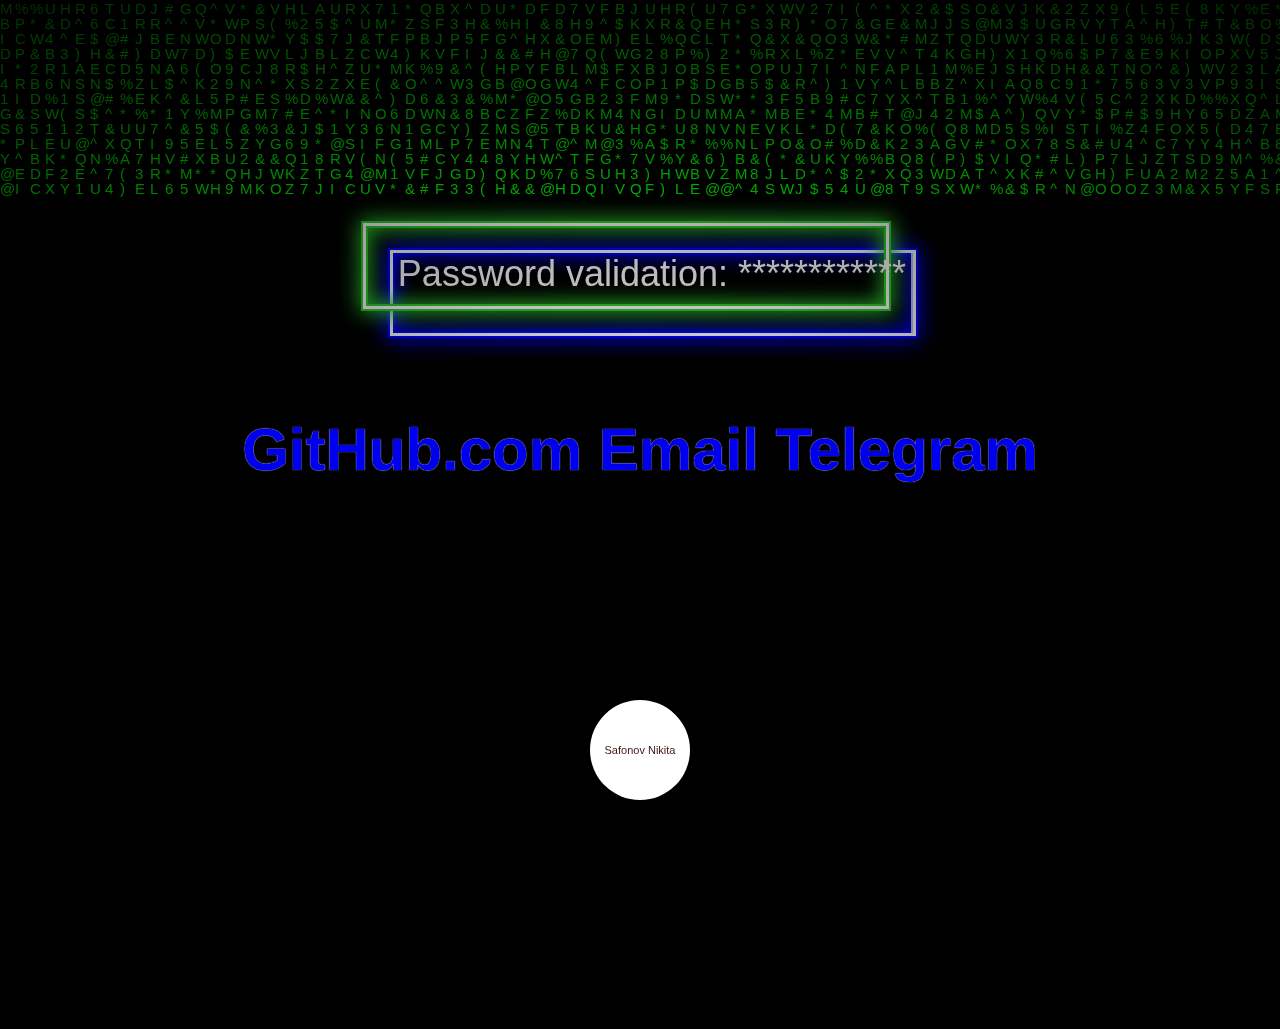
<file: index.html>
<!DOCTYPE html>

<html lang="en">

<head>

  <meta charset="UTF-8">
  <title>Enter Matrix</title>
  <link rel="icon" href="./image/favicon__matrix.jpg" type="image/png">
  <link rel="stylesheet" href="./style.css">

  <div class="br">
    <p class="line-1 anim-typewriter-1">Password validation: ************</p>
  </div>


  <br>


  <div class="sp-container">
    <div class="sp-content">
      <div class="sp-globe"></div>
      <h2 class="frame-1">* access granted *</h2>
      <h2 class="frame-2">sending request ...</h2>
      <h2 class="frame-3">account generation proceeding ...</h2>
      <h2 class="frame-4">all data ready for test</h2>
      <h2 class="frame-5">
        <span><a href="https://github.com/nxplosive">GitHub.com</a></span>
        <span><a href="mailto:xicat5000@gmail.com">Email</a></span>
        <span><a href="https://t.me/nxplosive">Telegram</a></span>
      </h2>
      <a class="sp-circle-link" href="https://nxplosive.github.io/profile">Safonov Nikita</a>
    </div>
  </div>


  <div class="content">


</head>

<body>

  <!-- partial:index.partial.html -->
  <!--
  -_-_-_-_-_-_-_-_-_-_-_-_-_-
  matrix background designed 
      by\mostafa_shebo 
  -_-_-_-_-_-_-_-_-_-_-_-_-_-
-->
  <canvas id="c"></canvas>
  <!--
  -_-_-_-_-_-_-_-_-_-_-_-_-_-
  matrix background designed 
      by\mostafa_shebo 
  -_-_-_-_-_-_-_-_-_-_-_-_-_-
-->
  <!-- partial -->
  <script src="./script.js"></script>


</body>


</html>
</file>
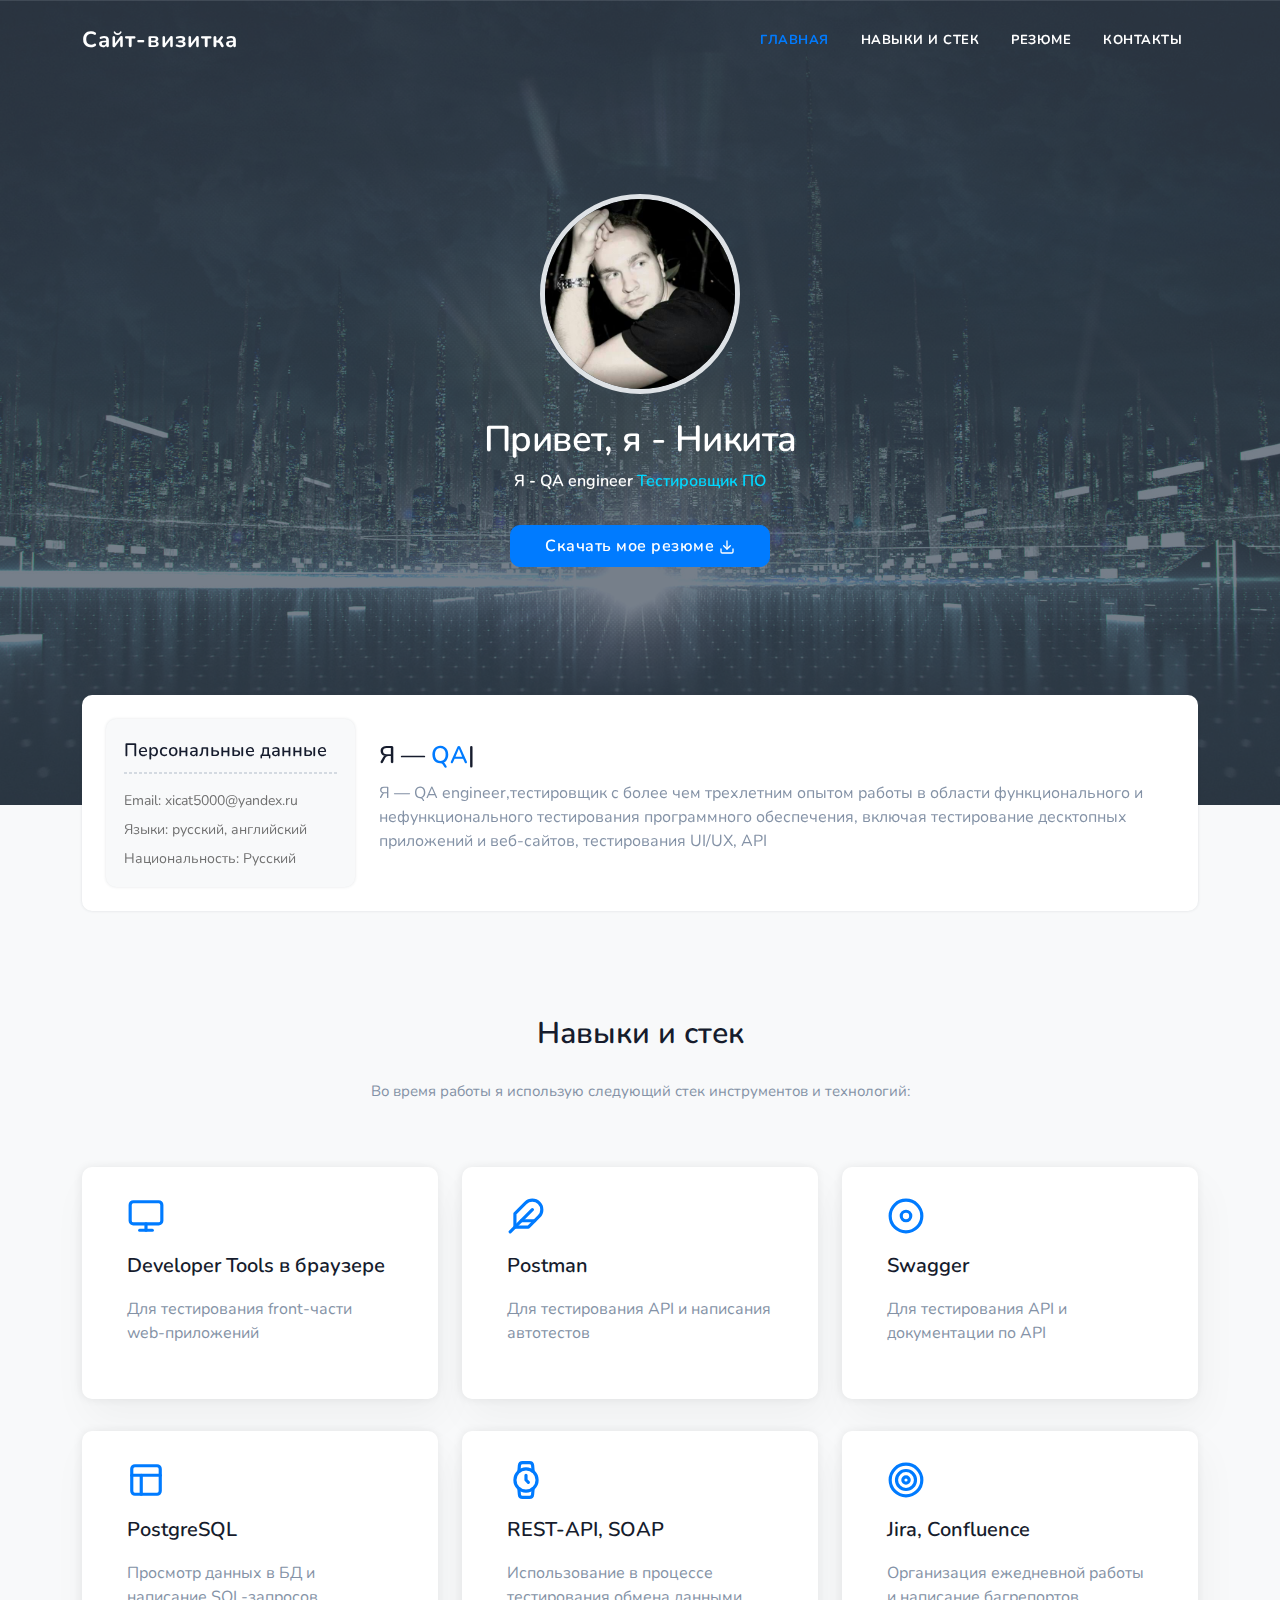
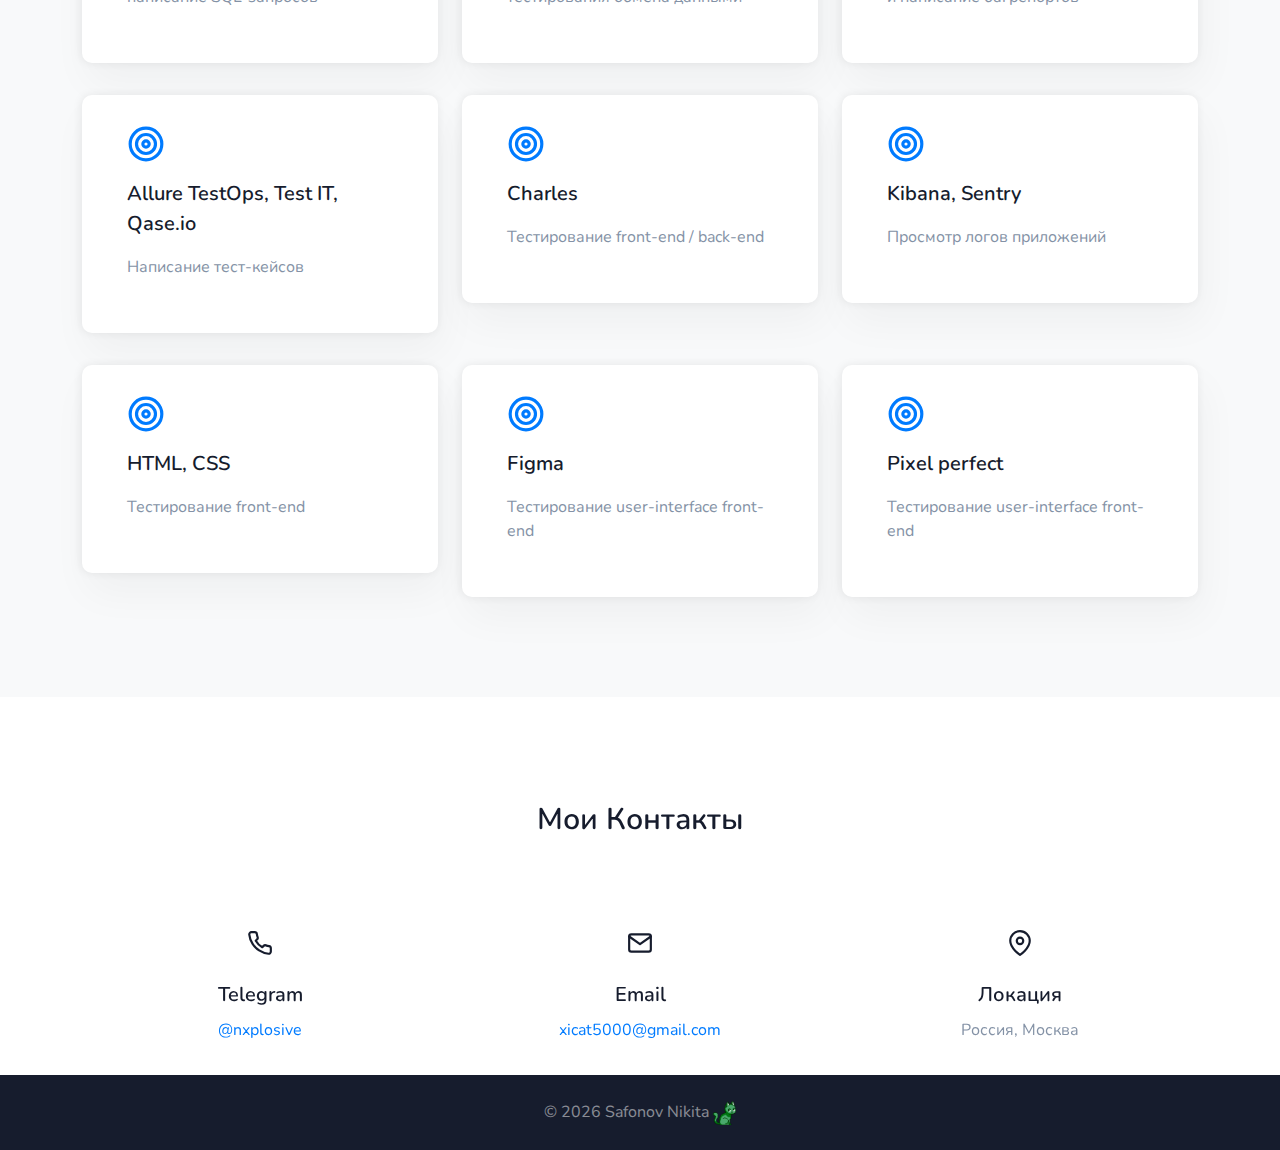
<file: profile/index.html>
<!DOCTYPE html>
<html lang="ru">

<head>
    <meta charset="utf-8"/>
    <title>Сайт-визитка Никиты</title>
    <meta name="viewport" content="width=device-width, initial-scale=1.0">
    <!-- favicon -->
    <link rel="shortcut icon" href="images/lora.png">
    <!-- Bootstrap -->
    <link href="css/bootstrap.min.css" rel="stylesheet" type="text/css"/>
    <!-- MK Lightbox -->
    <link href="css/mklb.css" rel="stylesheet" type="text/css"/>
    <!-- Icons -->
    <link href="css/materialdesignicons.min.css" rel="stylesheet" type="text/css"/>
    <!-- Slider -->
    <link href="css/tiny-slider.css" rel="stylesheet"/>
    <!-- Main css File -->
    <link href="css/style.css" rel="stylesheet" type="text/css" id="theme-opt"/>
    <link href="css/colors/default.css" rel="stylesheet" id="color-opt">
</head>

<body data-bs-spy="scroll" data-bs-offset="20" data-bs-target="#navbar-navlist">
<!-- Loader -->
<div id="preloader">
    <div id="status">
        <div class="spinner">
            <div class="double-bounce1"></div>
            <div class="double-bounce2"></div>
        </div>
    </div>
</div>
<!-- Loader -->

<!-- Navbar Start -->
<nav id="navbar" class="navbar navbar-expand-lg fixed-top navbar-custom navbar-light sticky">
    <div class="container">
        <!-- Logo container-->
        <a class="logo navbar-brand" href="#">Сайт-визитка</a>

        <button class="navbar-toggler" type="button" data-bs-toggle="collapse" data-bs-target="#navbarCollapse"
                aria-controls="navbarCollapse" aria-expanded="false"
                aria-label="Toggle navigation">
            <i class="mdi mdi-menu"></i>
        </button><!--end button-->

        <div class="collapse navbar-collapse navigation" id="navbarCollapse">
            <ul id="navbar-navlist" class="navbar-nav navbar-nav-link ms-auto">
                <li class="nav-item">
                    <a class="nav-link active" href="#home">Главная</a>
                </li><!--end nav item-->
                <li class="nav-item">
                    <a class="nav-link" href="#services">Навыки и стек</a>
                </li><!--end nav item-->
                <li class="nav-item">
                    <a class="nav-link" href="images/CV.pdf">Резюме</a>
                </li><!--end nav item-->

                <li class="nav-item">
                    <a class="nav-link" href="#contact">Контакты</a>
                </li><!--end nav item-->
            </ul>
        </div>
    </div><!--end container-->
</nav><!--end navbar-->
<!-- Navbar End -->

<!-- Hero Area -->
<div class="hero-area position-relative bg-half-120" style="background-image:url('images/city_bg.png')"
     data-jarallax='{"speed": 0.5}' id="home">
    <div class="bg-overlay"></div>
    <div class="container">
        <div class="row justify-content-center">
            <div class="col-lg-12 col-md-12 align-items-center text-center">
                <div class="title-heading mt-4 pb-60">
                    <img src="images/me.jpg" class="img-fluid rounded-circle" alt="">
                    <h1 class="heading font-36 text-white mt-4">Привет, я - Никита</h1>
                    <h6 class="designation mb-3 text-white">Я - QA engineer <span id="tester" class="text-primary">Тестировщик ПО</span>
                    </h6>
                    <div class="hero-btn mt-4 pt-2">
                        <a href="images/CV.pdf" class="btn btn-primary rounded text-white mb-2">Скачать мое резюме <i
                                data-feather="download" class="fea icon-sm"></i></a>
                    </div>
                </div>
            </div>
        </div>
    </div>
</div>

<section class="bg-light">
    <div class="container">
        <div class="row">
            <div class="col-lg-12">
                <div class="card public-profile border-0 rounded shadow no-margin" style="z-index: 1;">
                    <div class="card-body">
                        <div class="row align-items-center">
                            <div class="col-lg-3 col-md-4 text-md-start">
                                <!--<img src="images/client/05.jpg" class="avatar avatar-large rounded-circle shadow d-block mx-auto" alt="">-->
                                <div class="about-details key-feature bg-light">
                                    <div class="media-body content">
                                        <h6 class="title mb-2">Персональные данные</h6>
                                        <div class="bor-bottom mt-2 mb-2"></div>
                                        <p class="text-muted mb-2 mt-3 font-14">Email: xicat5000@yandex.ru</p>
                                        <p class="text-muted mb-2 font-14">Языки: русский, английский</p>
                                        <p class="text-muted mb-0 font-14">Национальность: Русский</p>
                                    </div>
                                </div>
                            </div>

                            <div class="col-lg-9 col-md-8">
                                <div class="row align-items-end">
                                    <div class="col-md-12 text-md-start mt-4 mt-sm-0">
                                        <h4 class="heading me-2">Я —
                                            <span id="typed" class="text-primary"></span>
                                        </h4>
                                        <p class="text-light-muted mt-2">Я — QA engineer,тестировщик с более
                                            чем трехлетним опытом работы в области функционального и нефункционального
                                            тестирования программного обеспечения, включая тестирование десктопных
                                            приложений и веб-сайтов,
                                            тестирования UI/UX, API</p>
                                    </div><!--end col-->
                                </div><!--end row-->
                            </div><!--end col-->
                        </div><!--end row-->
                    </div>
                </div>
            </div><!--end col-->
        </div><!--end row-->
    </div><!--end container-->
</section><!--end section -->


<!-- Service Start -->
<section class="section bg-light" id="services">
    <div class="container">
        <div class="row justify-content-center">
            <div class="col-12 text-center">
                <div class="container-title text-center mb-4 pb-2">
                    <div class="titles">
                        <h2 class="title mb-4">Навыки и стек</h2>
                        <p class="pera-title para-desc-600 text-light-muted mb-0 mx-auto">Во время работы я
                            использую следующий стек инструментов и технологий:</p>
                        <span></span>
                    </div>
                </div>
            </div><!--end col-->
        </div><!--end row-->

        <div class="row">
            <div class="col-lg-4 col-md-6 col-12 mt-4 pt-2">
                <div class="feature-widget text-left rounded">
                    <div class="services-icon text-primary mb-3">
                        <i data-feather="monitor" class="fea icon-md"></i>
                    </div>
                    <div class="services-texts">
                        <h3 class="title mb-3">Developer Tools в браузере</h3>
                        <p class="text-light-muted mb-4">Для тестирования front-части web-приложений</p>
                    </div>
                </div>
            </div>

            <div class="col-lg-4 col-md-6 col-12 mt-4 pt-2">
                <div class="feature-widget text-left rounded">
                    <div class="services-icon text-primary mb-3">
                        <i data-feather="feather" class="fea icon-md"></i>
                    </div>
                    <div class="services-texts">
                        <h3 class="title mb-3">Postman</h3>
                        <p class="text-light-muted mb-4">Для тестирования API и написания автотестов</p>
                    </div>
                </div>
            </div>

            <div class="col-lg-4 col-md-6 col-12 mt-4 pt-2">
                <div class="feature-widget text-left rounded">
                    <div class="services-icon text-primary mb-3">
                        <i data-feather="disc" class="fea icon-md"></i>
                    </div>
                    <div class="services-texts">
                        <h3 class="title mb-3">Swagger</h3>
                        <p class="text-light-muted mb-4">Для тестирования API и документации по API</p>
                    </div>
                </div>
            </div>

            <div class="col-lg-4 col-md-6 col-12 mt-4 pt-2">
                <div class="feature-widget text-left rounded">
                    <div class="services-icon text-primary mb-3">
                        <i data-feather="layout" class="fea icon-md"></i>
                    </div>
                    <div class="services-texts">
                        <h3 class="title mb-3">PostgreSQL</h3>
                        <p class="text-light-muted mb-4">Просмотр данных в БД и написание SQL-запросов</p>
                    </div>
                </div>
            </div>

            <div class="col-lg-4 col-md-6 col-12 mt-4 pt-2">
                <div class="feature-widget text-left rounded">
                    <div class="services-icon text-primary mb-3">
                        <i data-feather="watch" class="fea icon-md"></i>
                    </div>
                    <div class="services-texts">
                        <h3 class="title mb-3">REST-API, SOAP</h3>
                        <p class="text-light-muted mb-4">Использование в процессе тестирования обмена данными</p>
                    </div>
                </div>
            </div>

            <div class="col-lg-4 col-md-6 col-12 mt-4 pt-2">
                <div class="feature-widget text-left rounded">
                    <div class="icon services-icon text-primary mb-3">
                        <i data-feather="target" class="fea icon-md"></i>
                    </div>
                    <div class="services-texts">
                        <h3 class="title mb-3">Jira, Confluence</h3>
                        <p class="text-light-muted mb-4">Организация ежедневной работы и написание багрепортов</p>
                    </div>
                </div>
            </div>

            <div class="col-lg-4 col-md-6 col-12 mt-4 pt-2">
                <div class="feature-widget text-left rounded">
                    <div class="icon services-icon text-primary mb-3">
                        <i data-feather="target" class="fea icon-md"></i>
                    </div>
                    <div class="services-texts">
                        <h3 class="title mb-3">Allure TestOps, Test IT, Qase.io</h3>
                        <p class="text-light-muted mb-4">Написание тест-кейсов</p>
                    </div>
                </div>
            </div>
            <div class="col-lg-4 col-md-6 col-12 mt-4 pt-2">
                <div class="feature-widget text-left rounded">
                    <div class="icon services-icon text-primary mb-3">
                        <i data-feather="target" class="fea icon-md"></i>
                    </div>
                    <div class="services-texts">
                        <h3 class="title mb-3">Charles</h3>
                        <p class="text-light-muted mb-4">Тестирование front-end / back-end</p>
                    </div>
                </div>
            </div>
            <div class="col-lg-4 col-md-6 col-12 mt-4 pt-2">
                <div class="feature-widget text-left rounded">
                    <div class="icon services-icon text-primary mb-3">
                        <i data-feather="target" class="fea icon-md"></i>
                    </div>
                    <div class="services-texts">
                        <h3 class="title mb-3">Kibana, Sentry</h3>
                        <p class="text-light-muted mb-4">Просмотр логов приложений</p>
                    </div>
                </div>
            </div>
            <div class="col-lg-4 col-md-6 col-12 mt-4 pt-2">
                <div class="feature-widget text-left rounded">
                    <div class="icon services-icon text-primary mb-3">
                        <i data-feather="target" class="fea icon-md"></i>
                    </div>
                    <div class="services-texts">
                        <h3 class="title mb-3">HTML, CSS</h3>
                        <p class="text-light-muted mb-4">Тестирование front-end</p>
                    </div>
                </div>
            </div>
            <div class="col-lg-4 col-md-6 col-12 mt-4 pt-2">
                <div class="feature-widget text-left rounded">
                    <div class="icon services-icon text-primary mb-3">
                        <i data-feather="target" class="fea icon-md"></i>
                    </div>
                    <div class="services-texts">
                        <h3 class="title mb-3">Figma</h3>
                        <p class="text-light-muted mb-4">Тестирование user-interface front-end</p>
                    </div>
                </div>
            </div>
            <div class="col-lg-4 col-md-6 col-12 mt-4 pt-2">
                <div class="feature-widget text-left rounded">
                    <div class="icon services-icon text-primary mb-3">
                        <i data-feather="target" class="fea icon-md"></i>
                    </div>
                    <div class="services-texts">
                        <h3 class="title mb-3">Pixel perfect</h3>
                        <p class="text-light-muted mb-4">Тестирование user-interface front-end</p>
                    </div>
                </div>
            </div>


        </div><!-- end row -->
    </div>
</section>
<!-- End Start -->

<!-- Contact Start -->
<section class="section pb-0" id="contact">
    <div class="container">
        <div class="row justify-content-center">
            <div class="col-12 text-center">
                <div class="container-title text-center mb-4 pb-2">
                    <div class="titles">
                        <h2 class="title text-capitalize mb-4">Мои контакты</h2>
                    </div>
                </div>
            </div><!--end col-->
        </div><!--end row-->

        <div class="row">
            <div class="col-md-4 mt-4 pt-2">
                <div class="contact-detail text-center">
                    <div class="icon">
                        <i data-feather="phone" class="fea icon-md"></i>
                    </div>
                    <div class="content mt-4">
                        <h5 class="title">Telegram</h5>
                        <a href="https://t.me/nxplosive" class="text-primary">@nxplosive</a>
                    </div>
                </div>
            </div><!--end col-->

            <div class="col-md-4 mt-4 pt-2">
                <div class="contact-detail text-center">
                    <div class="icon">
                        <i data-feather="mail" class="fea icon-md"></i>
                    </div>
                    <div class="content mt-4">
                        <h5 class="title">Email</h5>
                        <a href="mailto:xicat5000@gmail.com<" class="text-primary">xicat5000@gmail.com</a>
                    </div>
                </div>
            </div><!--end col-->

            <div class="col-md-4 mt-4 pt-2">
                <div class="contact-detail text-center">
                    <div class="icon">
                        <i data-feather="map-pin" class="fea icon-md"></i>
                    </div>
                    <div class="content mt-4">
                        <h5 class="title">Локация</h5>
                        <p class="text-light-muted">Россия, Москва</p>
                    </div>
                </div>
            </div><!--end col-->
        </div><!--end row-->
    </div><!--end container-->
</section><!--end section-->

<footer class="footer footer-bar bg-black">
    <div class="container text-foot text-center">
        <p class="mb-0 text-white-50">©
            <script>document.write(new Date().getFullYear())</script>
            Safonov Nikita <img class="heart" src="images/lora.png"></p>
    </div><!--end container-->
</footer><!--end footer-->
<!-- Footer End -->

<a href="javascript: void(0);" class="back-to-top btn btn-icon btn-soft-primary" id="back-to-top"
   onclick="topFunction()">
    <i data-feather="arrow-up" class="icons"></i>
</a>
<!-- Back to top -->

<!-- Javascript -->
<script src="js/bootstrap.bundle.min.js"></script>

<!-- Slider -->
<script src="js/tiny-slider.js "></script>
<script src="js/tiny-slider-init.js "></script>

<!-- MK Lightbox -->
<script src="js/mklb.js"></script>

<!-- Contact -->
<script src="js/contact.js"></script>

<!-- Counter init -->
<script src="js/counter.init.js"></script>

<!-- Feather icon -->
<script src="js/feather.min.js"></script>

<!-- Parallax -->
<script src="js/parallax.js"></script>

<!-- Typed -->
<script src="js/typed.js"></script>
<script src="js/typed.init.js"></script>

<!-- Switcher -->
<script src="js/switcher.js"></script>

<!-- Main Js -->
<script src="js/app.js"></script>

</body>
</html>
</file>
<file: style.css>
*{
      margin: 0;
       padding: 0;
 }
            
  body 
{
  background: black;
}
  canvas
{
  display:block;
}


/* Google Fonts */
@import url(https://fonts.googleapis.com/css?family=Anonymous+Pro);

/* Global */
html{
  min-height: 100%;
  overflow: hidden;
}
body{
  height: calc(100vh - 8em);
  padding: 4em;
  color: rgba(255,255,255,.75);
  font-family: 'Anonymous Pro', monospace;  
  background-color: rgb(25,25,25);  
}
.line-1{
    position: relative;
    top: 50%;  
    width: 24em;
    margin: 0 auto;
    border-right: 2px solid rgba(255,255,255,.75);
    font-size: 180%;
    text-align: center;
    white-space: nowrap;
    overflow: hidden;
    transform: translateY(-50%);    
}

/* Animation */
.anim-typewriter-1{
  animation: typewriter 4s steps(40) 1s 1 normal both,
             blinkTextCursor 500ms steps(40) infinite normal;
}
@keyframes typewriter{
  from{width: 0;}
  to{width: 24em;}
}
@keyframes blinkTextCursor{
  from{border-right-color: rgba(255,255,255,.75);}
  to{border-right-color: transparent;}
}
#c {
  margin-bottom: 130px;
}


@import url('https://fonts.googleapis.com/css2?family=Montserrat:wght@100&display=swap');
body {
  display: flex;
  justify-content: center;
  align-items: center;
  height: 100vh;
  background: black;
  font-family: 'Montserrat', sans-serif;
}
.br {
  width: 520px;
  height: 80px;
  border: 3px solid white;
  box-shadow: 0px 0px 0px 2px blue,inset 0px 0px 0px 2px blue, 0px 0px 20px 4px blue,inset 0px 0px 20px 4px blue;
  position: fixed;
  top: 50%; 
  left: 50%;
  margin-top: -200px;
  margin-left: -250px;
  color:white;
  display: flex;

 
  font-size: 20px;
}
.br:before {
  z-index: -1;
  content:'';
  width: 520px;
  height: 80px;
  border: 3px solid white;
  box-shadow: 0px 0px 0px 2px limegreen,inset 0px 0px 0px 2px limegreen, 0px 0px 20px 4px limegreen,inset 0px 0px 20px 4px limegreen;
  position:absolute;
  left: -30px;
  top: -30px;
  transition: 800ms;
  animation: neon 4s infinite;
}
@keyframes neon {
  0% {
     box-shadow: 0px 0px 0px 2px limegreen,inset 0px 0px 0px 2px limegreen, 0px 0px 20px 4px limegreen,inset 0px 0px 20px 4px limegreen;
  }
  25% {
      box-shadow: 0px 0px 0px 2px limegreen,inset 0px 0px 0px 2px limegreen, 0px 0px 20px 8px limegreen,inset 0px 0px 20px 8px limegreen;
  }
  50% {
      box-shadow: 0px 0px 0px 2px limegreen,inset 0px 0px 0px 2px limegreen, 0px 0px 20px 4px limegreen,inset 0px 0px 20px 4px limegreen;
  }
  75% {
     box-shadow: 0px 0px 0px 2px limegreen,inset 0px 0px 0px 2px limegreen, 0px 0px 2px 1px limegreen,inset 0px 0px 2px 1px limegreen;
  }
  100% {
      box-shadow: 0px 0px 0px 2px limegreen,inset 0px 0px 0px 2px limegreen, 0px 0px 20px 4px limegreen,inset 0px 0px 20px 4px limegreen;
  }
}




@import url('https://fonts.googleapis.com/css?family=Barlow');

body {
  
  font-family: 'Barlow', sans-serif;
}
.container {
  width: 100%;
  position: relative;
  overflow: hidden;
}
a {
  text-decoration: none;
}
h1.main, p.demos {
  -webkit-animation-delay: 18s;
  -moz-animation-delay: 18s;
  -ms-animation-delay: 18s;
  animation-delay: 18s;
}
.sp-container {
  position: fixed;
  top: 0px;
  left: 0px;
  width: 100%;
  height: 100%;
  z-index: 0;
  background: -webkit-radial-gradient(rgba(0, 0, 0, 0.1), rgba(0, 0, 0, 0.3) 35%, rgba(0, 0, 0, 0.7));
  background: -moz-radial-gradient(rgba(0, 0, 0, 0.1), rgba(0, 0, 0, 0.3) 35%, rgba(0, 0, 0, 0.7));
  background: -ms-radial-gradient(rgba(0, 0, 0, 0.1), rgba(0, 0, 0, 0.3) 35%, rgba(0, 0, 0, 0.7));
  background: radial-gradient(rgba(0, 0, 0, 0.1), rgba(0, 0, 0, 0.3) 35%, rgba(0, 0, 0, 0.7));
}
.sp-content {
  position: absolute;
  width: 100%;
  height: 100%;
  left: 0px;
  top: 0px;
  z-index: 1000;
}
.sp-container h2 {
  position: absolute;
  top: 50%;
  line-height: 100px;
  height: 90px;
  margin-top: -50px;
  font-size: 60px;
  width: 100%;
  text-align: center;
  color: transparent;
  -webkit-animation: blurFadeInOut 3s ease-in backwards;
  -moz-animation: blurFadeInOut 3s ease-in backwards;
  -ms-animation: blurFadeInOut 3s ease-in backwards;
  animation: blurFadeInOut 3s ease-in backwards;
}
.sp-container h2.frame-1 {
  -webkit-animation-delay: 7s;
  -moz-animation-delay: 7s;
  -ms-animation-delay: 7s;
  animation-delay: 7s;
}
.sp-container h2.frame-2 {
  -webkit-animation-delay: 9s;
  -moz-animation-delay: 9s;
  -ms-animation-delay: 9s;
  animation-delay: 9s;
}
.sp-container h2.frame-3 {
  -webkit-animation-delay: 11s;
  -moz-animation-delay: 11s;
  -ms-animation-delay: 11s;
  animation-delay: 11s;
}
.sp-container h2.frame-4 {
  font-size: 60px;
  -webkit-animation-delay: 13s;
  -moz-animation-delay: 13s;
  -ms-animation-delay: 13s;
  animation-delay: 13s;
}
.sp-container h2.frame-5 {
  -webkit-animation: none;
  -moz-animation: none;
  -ms-animation: none;
  animation: none;
  color: transparent;
  text-shadow: 0px 0px 1px #fff;
}
.sp-container h2.frame-5 span {
  -webkit-animation: blurFadeIn 3s ease-in 16s backwards;
  -moz-animation: blurFadeIn 1s ease-in 16s backwards;
  -ms-animation: blurFadeIn 3s ease-in 16s backwards;
  animation: blurFadeIn 3s ease-in 16s backwards;
  color: transparent;
  text-shadow: 0px 0px 1px #fff;
  color: green;
}
.sp-container h2.frame-5 span:nth-child(2) {
  -webkit-animation-delay: 17s;
  -moz-animation-delay: 17s;
  -ms-animation-delay: 17s;
  animation-delay: 17s;
}
.sp-container h2.frame-5 span:nth-child(3) {
  -webkit-animation-delay: 18s;
  -moz-animation-delay: 18s;
  -ms-animation-delay: 18s;
  animation-delay: 18s;
}
.sp-globe {
  position: absolute;
  width: 282px;
  height: 273px;
  left: 50%;
  top: 50%;
  margin: -137px 0 0 -141px;
  background: transparent url(http://web-sonick.zz.mu/images/sl/globe.png) no-repeat top left;
  -webkit-animation: fadeInBack 3.6s linear 14s backwards;
  -moz-animation: fadeInBack 3.6s linear 14s backwards;
  -ms-animation: fadeInBack 3.6s linear 14s backwards;
  animation: fadeInBack 3.6s linear 14s backwards;
  -ms-filter: "progid:DXImageTransform.Microsoft.Alpha(Opacity=30)";
  filter: alpha(opacity=30);
  opacity: 0.3;
  -webkit-transform: scale(5);
  -moz-transform: scale(5);
  -o-transform: scale(5);
  -ms-transform: scale(5);
  transform: scale(5);
}
.sp-circle-link {
  position: absolute;
  left: 50%;
  bottom: 100px;
  margin-left: -50px;
  text-align: center;
  line-height: 100px;
  width: 100px;
  height: 100px;
  background: #fff;
  color: #3f1616;
  font-size: 11px;
  -webkit-border-radius: 50%;
  -moz-border-radius: 50%;
  border-radius: 50%;
  -webkit-animation: fadeInRotate 1s linear 16s backwards;
  -moz-animation: fadeInRotate 1s linear 16s backwards;
  -ms-animation: fadeInRotate 1s linear 16s backwards;
  animation: fadeInRotate 1s linear 16s backwards;
  -webkit-transform: scale(1) rotate(0deg);
  -moz-transform: scale(1) rotate(0deg);
  -o-transform: scale(1) rotate(0deg);
  -ms-transform: scale(1) rotate(0deg);
  transform: scale(1) rotate(0deg);
}
.sp-circle-link:hover {
  background: #85373b;
  color: #fff;
}
/**/

@-webkit-keyframes blurFadeInOut {
  0% {
    opacity: 0;
    text-shadow: 0px 0px 40px #fff;
    -webkit-transform: scale(1.3);
  }
  20%, 75% {
    opacity: 1;
    text-shadow: 0px 0px 1px #fff;
    -webkit-transform: scale(1);
  }
  100% {
    opacity: 0;
    text-shadow: 0px 0px 50px #fff;
    -webkit-transform: scale(0);
  }
}
@-webkit-keyframes blurFadeIn {
  0% {
    opacity: 0;
    text-shadow: 0px 0px 40px #fff;
    -webkit-transform: scale(1.3);
  }
  50% {
    opacity: 0.5;
    text-shadow: 0px 0px 10px #fff;
    -webkit-transform: scale(1.1);
  }
  100% {
    opacity: 1;
    text-shadow: 0px 0px 1px #fff;
    -webkit-transform: scale(1);
  }
}
@-webkit-keyframes fadeInBack {
  0% {
    opacity: 0;
    -webkit-transform: scale(0);
  }
  50% {
    opacity: 0.4;
    -webkit-transform: scale(2);
  }
  100% {
    opacity: 0.2;
    -webkit-transform: scale(5);
  }
}
@-webkit-keyframes fadeInRotate {
  0% {
    opacity: 0;
    -webkit-transform: scale(0) rotate(360deg);
  }
  100% {
    opacity: 1;
    -webkit-transform: scale(1) rotate(0deg);
  }
}
/**/

@-moz-keyframes blurFadeInOut {
  0% {
    opacity: 0;
    text-shadow: 0px 0px 40px #fff;
    -moz-transform: scale(1.3);
  }
  20%, 75% {
    opacity: 1;
    text-shadow: 0px 0px 1px #fff;
    -moz-transform: scale(1);
  }
  100% {
    opacity: 0;
    text-shadow: 0px 0px 50px #fff;
    -moz-transform: scale(0);
  }
}
@-moz-keyframes blurFadeIn {
  0% {
    opacity: 0;
    text-shadow: 0px 0px 40px #fff;
    -moz-transform: scale(1.3);
  }
  100% {
    opacity: 1;
    text-shadow: 0px 0px 1px #fff;
    -moz-transform: scale(1);
  }
}
@-moz-keyframes fadeInBack {
  0% {
    opacity: 0;
    -moz-transform: scale(0);
  }
  50% {
    opacity: 0.4;
    -moz-transform: scale(2);
  }
  100% {
    opacity: 0.2;
    -moz-transform: scale(5);
  }
}
@-moz-keyframes fadeInRotate {
  0% {
    opacity: 0;
    -moz-transform: scale(0) rotate(360deg);
  }
  100% {
    opacity: 1;
    -moz-transform: scale(1) rotate(0deg);
  }
}
/**/

@keyframes blurFadeInOut {
  0% {
    opacity: 0;
    text-shadow: 0px 0px 40px #fff;
    transform: scale(1.3);
  }
  20%, 75% {
    opacity: 1;
    text-shadow: 0px 0px 1px #fff;
    transform: scale(1);
  }
  100% {
    opacity: 0;
    text-shadow: 0px 0px 50px #fff;
    transform: scale(0);
  }
}
@keyframes blurFadeIn {
  0% {
    opacity: 0;
    text-shadow: 0px 0px 40px #fff;
    transform: scale(1.3);
  }
  50% {
    opacity: 0.5;
    text-shadow: 0px 0px 10px #fff;
    transform: scale(1.1);
  }
  100% {
    opacity: 1;
    text-shadow: 0px 0px 1px #fff;
    transform: scale(1);
  }
}
@keyframes fadeInBack {
  0% {
    opacity: 0;
    transform: scale(0);
  }
  50% {
    opacity: 0.4;
    transform: scale(2);
  }
  100% {
    opacity: 0.2;
    transform: scale(5);
  }
}
@keyframes fadeInRotate {
  0% {
    opacity: 0;
    transform: scale(0) rotate(360deg);
  }
  100% {
    opacity: 1;
    transform: scale(1) rotate(0deg);
  }
}
</file>
<file: profile/css/tiny-slider.css>
.tns-outer{padding:0 !important}.tns-outer [hidden]{display:none !important}.tns-outer [aria-controls],.tns-outer [data-action]{cursor:pointer}.tns-slider{-webkit-transition:all 0s;-moz-transition:all 0s;transition:all 0s}.tns-slider>.tns-item{-webkit-box-sizing:border-box;-moz-box-sizing:border-box;box-sizing:border-box}.tns-horizontal.tns-subpixel{white-space:nowrap}.tns-horizontal.tns-subpixel>.tns-item{display:inline-block;vertical-align:top;white-space:normal}.tns-horizontal.tns-no-subpixel:after{content:'';display:table;clear:both}.tns-horizontal.tns-no-subpixel>.tns-item{float:left}.tns-horizontal.tns-carousel.tns-no-subpixel>.tns-item{margin-right:-100%}.tns-no-calc{position:relative;left:0}.tns-gallery{position:relative;left:0;min-height:1px}.tns-gallery>.tns-item{position:absolute;left:-100%;-webkit-transition:transform 0s, opacity 0s;-moz-transition:transform 0s, opacity 0s;transition:transform 0s, opacity 0s}.tns-gallery>.tns-slide-active{position:relative;left:auto !important}.tns-gallery>.tns-moving{-webkit-transition:all 0.25s;-moz-transition:all 0.25s;transition:all 0.25s}.tns-autowidth{display:inline-block}.tns-lazy-img{-webkit-transition:opacity 0.6s;-moz-transition:opacity 0.6s;transition:opacity 0.6s;opacity:0.6}.tns-lazy-img.tns-complete{opacity:1}.tns-ah{-webkit-transition:height 0s;-moz-transition:height 0s;transition:height 0s}.tns-ovh{overflow:hidden}.tns-visually-hidden{position:absolute;left:-10000em}.tns-transparent{opacity:0;visibility:hidden}.tns-fadeIn{opacity:1;filter:alpha(opacity=100);z-index:0}.tns-normal,.tns-fadeOut{opacity:0;filter:alpha(opacity=0);z-index:-1}.tns-vpfix{white-space:nowrap}.tns-vpfix>div,.tns-vpfix>li{display:inline-block}.tns-t-subp2{margin:0 auto;width:310px;position:relative;height:10px;overflow:hidden}.tns-t-ct{width:2333.3333333%;width:-webkit-calc(100% * 70 / 3);width:-moz-calc(100% * 70 / 3);width:calc(100% * 70 / 3);position:absolute;right:0}.tns-t-ct:after{content:'';display:table;clear:both}.tns-t-ct>div{width:1.4285714%;width:-webkit-calc(100% / 70);width:-moz-calc(100% / 70);width:calc(100% / 70);height:10px;float:left}

/*# sourceMappingURL=sourcemaps/tiny-slider.css.map */
</file>
<file: profile/css/style.css>
@import url("https://fonts.googleapis.com/css?family=Nunito:300,400,600,700&display=swap");
body {
  font-family: "Nunito", sans-serif;
  overflow-x: hidden !important;
  font-size: 16px;
  color: #161c2d;
}

h1, h2, h3, h4, h5, h6,
.h1, .h2, .h3, .h4, .h5, .h6 {
  font-family: "Nunito", sans-serif;
  line-height: 1.5;
  font-weight: 600;
}

::-moz-selection {
  background: rgba(108, 117, 125, 0.9);
  color: #ffffff;
}

::selection {
  background: rgba(108, 117, 125, 0.9);
  color: #ffffff;
}

.pera-title {
  font-size: 15px;
}

a {
  text-decoration: none !important;
}

.bg-overlay {
  background-color: rgba(60, 72, 88, 0.7);
  position: absolute;
  top: 0;
  right: 0;
  left: 0;
  bottom: 0;
  width: 100%;
  height: 100%;
}

.bg-overlay-white {
  background-color: rgba(255, 255, 255, 0.8) !important;
}

.back-to-top {
  z-index: 99;
  position: fixed;
  bottom: 30px;
  right: 30px;
  width: 32px;
  height: 32px;
  line-height: 30px;
  display: none;
  color: #161c2d;
  background-color: #ced4da;
  -webkit-transition: all 0.5s ease;
  transition: all 0.5s ease;
  -webkit-box-shadow: 0 0 3px rgba(22, 28, 45, 0.15);
          box-shadow: 0 0 3px rgba(22, 28, 45, 0.15);
}

.back-to-top:hover {
  background-color: #007bff;
  color: #ffffff;
}

.back-to-top .icons {
  -webkit-transition: all 0.5s ease;
  transition: all 0.5s ease;
  stroke-width: 2;
  height: 14px;
  width: 14px;
}

.btn.btn-icon {
  height: 36px;
  width: 36px;
  line-height: 34px;
  padding: 0;
}

.btn-soft-primary {
  background-color: rgba(0, 123, 255, 0.3) !important;
  border: 1px solid rgba(0, 123, 255, 0.3) !important;
}

.container-title .titles .title {
  color: #161c2d;
  font-weight: 600;
  font-size: 30px;
}

.mt-70 {
  margin-top: 70px;
}

.width-max {
  max-width: 500px;
}

.font-36 {
  font-size: 36px !important;
}

.para-desc-600 {
  max-width: 600px;
}

.zThemes-layout {
  background: url(../images/bg-img.jpg) fixed repeat;
}

.zThemes-layout .zThemesbox {
  background: #ffffff;
  -webkit-box-shadow: 0 0 3px rgba(60, 72, 88, 0.15);
          box-shadow: 0 0 3px rgba(60, 72, 88, 0.15);
  max-width: 1170px;
  margin: 0 auto;
}

.zThemes-layout .boxed-home {
  max-width: 1170px;
  margin: 0 auto;
}

.text-primary {
  color: #007bff !important;
}

.bg-primary {
  background-color: #007bff !important;
}

.text-secondary {
  color: #6c757d !important;
}

.bg-secondary {
  background-color: #6c757d !important;
}

.text-success {
  color: #28a745 !important;
}

.bg-success {
  background-color: #28a745 !important;
}

.text-info {
  color: #17a2b8 !important;
}

.bg-info {
  background-color: #17a2b8 !important;
}

.text-warning {
  color: #ffc107 !important;
}

.bg-warning {
  background-color: #ffc107 !important;
}

.text-danger {
  color: #dc3545 !important;
}

.bg-danger {
  background-color: #dc3545 !important;
}

.text-dark {
  color: #343a40 !important;
}

.bg-dark {
  background-color: #343a40 !important;
}

.text-muted {
  color: #707070 !important;
}

.bg-muted {
  background-color: #707070 !important;
}

.text-light {
  color: #f8f9fa !important;
}

.bg-light {
  background-color: #f8f9fa !important;
}

.text-light-muted {
  color: #8492a6 !important;
}

.bg-light-muted {
  background-color: #8492a6 !important;
}

.text-body-bg {
  color: #f5f5f5 !important;
}

.bg-body-bg {
  background-color: #f5f5f5 !important;
}

.text-black {
  color: #161c2d !important;
}

.bg-black {
  background-color: #161c2d !important;
}

.text-white {
  color: #ffffff !important;
}

.bg-white {
  background-color: #ffffff !important;
}

.section {
  padding-top: 100px;
  padding-bottom: 100px;
  position: relative;
}

.bg-light {
  background: #f6f7fa;
  opacity: 1;
}

.rounded {
  border-radius: 10px !important;
}

.rounded-top {
  border-top-left-radius: 10px !important;
  border-top-right-radius: 10px !important;
}

.fea.icon-md {
  height: 26px;
  width: 26px;
}

.font-14 {
  font-size: 14px;
}

.font-weight-600 {
  font-weight: 600;
}

.sticky-sidebar {
  position: -webkit-sticky;
  position: sticky;
  top: 80px;
}

.row > * {
  position: relative;
}

.btn {
  font-weight: 600;
  border-radius: 6px;
  padding: 8px 34px;
  -webkit-transition: all 0.5s;
  transition: all 0.5s;
  letter-spacing: 0.5px;
  -webkit-box-shadow: none !important;
          box-shadow: none !important;
  outline: none;
  text-decoration: none;
  -webkit-transition: all 0.3s;
  transition: all 0.3s;
}

.btn:focus {
  -webkit-box-shadow: none !important;
          box-shadow: none !important;
}

.btn:hover {
  -webkit-transform: translateY(-2px);
          transform: translateY(-2px);
  -webkit-transition: all 0.5s;
  transition: all 0.5s;
}

.btn.btn-lg {
  padding: 10px 22px !important;
  font-size: 18px !important;
}

.btn.btn-sm {
  padding: 8px 16px !important;
  font-size: 14px !important;
}

.btn.btn-primary {
  background-color: #007bff;
  border: 1px solid #007bff;
  color: #ffffff;
  -webkit-box-shadow: 0 16px 16px -8px rgba(22, 28, 45, 0.16);
          box-shadow: 0 16px 16px -8px rgba(22, 28, 45, 0.16);
}

.btn.btn-primary:hover, .btn.btn-primary:focus, .btn.btn-primary.focus, .btn.btn-primary:active, .btn.btn-primary.active {
  background-color: #0074f0;
  border: 1px solid #0074f0;
  color: #ffffff !important;
}

.btn.btn-outline-primary {
  border: 1px solid #007bff;
  color: #007bff;
}

.btn.btn-outline-primary:hover, .btn.btn-outline-primary:focus, .btn.btn-outline-primary.focus, .btn.btn-outline-primary:active, .btn.btn-outline-primary.active {
  background-color: #007bff;
  border: 1px solid #007bff;
  -webkit-box-shadow: 0 3px 10px rgba(0, 123, 255, 0.5);
          box-shadow: 0 3px 10px rgba(0, 123, 255, 0.5);
  color: #ffffff;
}

.btn.btn-secondary {
  background-color: #6c757d;
  border: 1px solid #6c757d;
  color: #ffffff;
  -webkit-box-shadow: 0 16px 16px -8px rgba(22, 28, 45, 0.16);
          box-shadow: 0 16px 16px -8px rgba(22, 28, 45, 0.16);
}

.btn.btn-secondary:hover, .btn.btn-secondary:focus, .btn.btn-secondary.focus, .btn.btn-secondary:active, .btn.btn-secondary.active {
  background-color: #656d75;
  border: 1px solid #656d75;
  color: #ffffff !important;
}

.btn.btn-outline-secondary {
  border: 1px solid #6c757d;
  color: #6c757d;
}

.btn.btn-outline-secondary:hover, .btn.btn-outline-secondary:focus, .btn.btn-outline-secondary.focus, .btn.btn-outline-secondary:active, .btn.btn-outline-secondary.active {
  background-color: #6c757d;
  border: 1px solid #6c757d;
  -webkit-box-shadow: 0 3px 10px rgba(108, 117, 125, 0.5);
          box-shadow: 0 3px 10px rgba(108, 117, 125, 0.5);
  color: #ffffff;
}

.btn.btn-success {
  background-color: #28a745;
  border: 1px solid #28a745;
  color: #ffffff;
  -webkit-box-shadow: 0 16px 16px -8px rgba(22, 28, 45, 0.16);
          box-shadow: 0 16px 16px -8px rgba(22, 28, 45, 0.16);
}

.btn.btn-success:hover, .btn.btn-success:focus, .btn.btn-success.focus, .btn.btn-success:active, .btn.btn-success.active {
  background-color: #259b40;
  border: 1px solid #259b40;
  color: #ffffff !important;
}

.btn.btn-outline-success {
  border: 1px solid #28a745;
  color: #28a745;
}

.btn.btn-outline-success:hover, .btn.btn-outline-success:focus, .btn.btn-outline-success.focus, .btn.btn-outline-success:active, .btn.btn-outline-success.active {
  background-color: #28a745;
  border: 1px solid #28a745;
  -webkit-box-shadow: 0 3px 10px rgba(40, 167, 69, 0.5);
          box-shadow: 0 3px 10px rgba(40, 167, 69, 0.5);
  color: #ffffff;
}

.btn.btn-info {
  background-color: #17a2b8;
  border: 1px solid #17a2b8;
  color: #ffffff;
  -webkit-box-shadow: 0 16px 16px -8px rgba(22, 28, 45, 0.16);
          box-shadow: 0 16px 16px -8px rgba(22, 28, 45, 0.16);
}

.btn.btn-info:hover, .btn.btn-info:focus, .btn.btn-info.focus, .btn.btn-info:active, .btn.btn-info.active {
  background-color: #1596aa;
  border: 1px solid #1596aa;
  color: #ffffff !important;
}

.btn.btn-outline-info {
  border: 1px solid #17a2b8;
  color: #17a2b8;
}

.btn.btn-outline-info:hover, .btn.btn-outline-info:focus, .btn.btn-outline-info.focus, .btn.btn-outline-info:active, .btn.btn-outline-info.active {
  background-color: #17a2b8;
  border: 1px solid #17a2b8;
  -webkit-box-shadow: 0 3px 10px rgba(23, 162, 184, 0.5);
          box-shadow: 0 3px 10px rgba(23, 162, 184, 0.5);
  color: #ffffff;
}

.btn.btn-warning {
  background-color: #ffc107;
  border: 1px solid #ffc107;
  color: #ffffff;
  -webkit-box-shadow: 0 16px 16px -8px rgba(22, 28, 45, 0.16);
          box-shadow: 0 16px 16px -8px rgba(22, 28, 45, 0.16);
}

.btn.btn-warning:hover, .btn.btn-warning:focus, .btn.btn-warning.focus, .btn.btn-warning:active, .btn.btn-warning.active {
  background-color: #f7b900;
  border: 1px solid #f7b900;
  color: #ffffff !important;
}

.btn.btn-outline-warning {
  border: 1px solid #ffc107;
  color: #ffc107;
}

.btn.btn-outline-warning:hover, .btn.btn-outline-warning:focus, .btn.btn-outline-warning.focus, .btn.btn-outline-warning:active, .btn.btn-outline-warning.active {
  background-color: #ffc107;
  border: 1px solid #ffc107;
  -webkit-box-shadow: 0 3px 10px rgba(255, 193, 7, 0.5);
          box-shadow: 0 3px 10px rgba(255, 193, 7, 0.5);
  color: #ffffff;
}

.btn.btn-danger {
  background-color: #dc3545;
  border: 1px solid #dc3545;
  color: #ffffff;
  -webkit-box-shadow: 0 16px 16px -8px rgba(22, 28, 45, 0.16);
          box-shadow: 0 16px 16px -8px rgba(22, 28, 45, 0.16);
}

.btn.btn-danger:hover, .btn.btn-danger:focus, .btn.btn-danger.focus, .btn.btn-danger:active, .btn.btn-danger.active {
  background-color: #da2839;
  border: 1px solid #da2839;
  color: #ffffff !important;
}

.btn.btn-outline-danger {
  border: 1px solid #dc3545;
  color: #dc3545;
}

.btn.btn-outline-danger:hover, .btn.btn-outline-danger:focus, .btn.btn-outline-danger.focus, .btn.btn-outline-danger:active, .btn.btn-outline-danger.active {
  background-color: #dc3545;
  border: 1px solid #dc3545;
  -webkit-box-shadow: 0 3px 10px rgba(220, 53, 69, 0.5);
          box-shadow: 0 3px 10px rgba(220, 53, 69, 0.5);
  color: #ffffff;
}

.btn.btn-dark {
  background-color: #343a40;
  border: 1px solid #343a40;
  color: #ffffff;
  -webkit-box-shadow: 0 16px 16px -8px rgba(22, 28, 45, 0.16);
          box-shadow: 0 16px 16px -8px rgba(22, 28, 45, 0.16);
}

.btn.btn-dark:hover, .btn.btn-dark:focus, .btn.btn-dark.focus, .btn.btn-dark:active, .btn.btn-dark.active {
  background-color: #2d3238;
  border: 1px solid #2d3238;
  color: #ffffff !important;
}

.btn.btn-outline-dark {
  border: 1px solid #343a40;
  color: #343a40;
}

.btn.btn-outline-dark:hover, .btn.btn-outline-dark:focus, .btn.btn-outline-dark.focus, .btn.btn-outline-dark:active, .btn.btn-outline-dark.active {
  background-color: #343a40;
  border: 1px solid #343a40;
  -webkit-box-shadow: 0 3px 10px rgba(52, 58, 64, 0.5);
          box-shadow: 0 3px 10px rgba(52, 58, 64, 0.5);
  color: #ffffff;
}

.btn.btn-muted {
  background-color: #707070;
  border: 1px solid #707070;
  color: #ffffff;
  -webkit-box-shadow: 0 16px 16px -8px rgba(22, 28, 45, 0.16);
          box-shadow: 0 16px 16px -8px rgba(22, 28, 45, 0.16);
}

.btn.btn-muted:hover, .btn.btn-muted:focus, .btn.btn-muted.focus, .btn.btn-muted:active, .btn.btn-muted.active {
  background-color: #686868;
  border: 1px solid #686868;
  color: #ffffff !important;
}

.btn.btn-outline-muted {
  border: 1px solid #707070;
  color: #707070;
}

.btn.btn-outline-muted:hover, .btn.btn-outline-muted:focus, .btn.btn-outline-muted.focus, .btn.btn-outline-muted:active, .btn.btn-outline-muted.active {
  background-color: #707070;
  border: 1px solid #707070;
  -webkit-box-shadow: 0 3px 10px rgba(112, 112, 112, 0.5);
          box-shadow: 0 3px 10px rgba(112, 112, 112, 0.5);
  color: #ffffff;
}

.btn.btn-light {
  background-color: #f8f9fa;
  border: 1px solid #f8f9fa;
  color: #ffffff;
  -webkit-box-shadow: 0 16px 16px -8px rgba(22, 28, 45, 0.16);
          box-shadow: 0 16px 16px -8px rgba(22, 28, 45, 0.16);
}

.btn.btn-light:hover, .btn.btn-light:focus, .btn.btn-light.focus, .btn.btn-light:active, .btn.btn-light.active {
  background-color: #eff1f4;
  border: 1px solid #eff1f4;
  color: #ffffff !important;
}

.btn.btn-outline-light {
  border: 1px solid #f8f9fa;
  color: #f8f9fa;
}

.btn.btn-outline-light:hover, .btn.btn-outline-light:focus, .btn.btn-outline-light.focus, .btn.btn-outline-light:active, .btn.btn-outline-light.active {
  background-color: #f8f9fa;
  border: 1px solid #f8f9fa;
  -webkit-box-shadow: 0 3px 10px rgba(248, 249, 250, 0.5);
          box-shadow: 0 3px 10px rgba(248, 249, 250, 0.5);
  color: #ffffff;
}

.btn.btn-light-muted {
  background-color: #8492a6;
  border: 1px solid #8492a6;
  color: #ffffff;
  -webkit-box-shadow: 0 16px 16px -8px rgba(22, 28, 45, 0.16);
          box-shadow: 0 16px 16px -8px rgba(22, 28, 45, 0.16);
}

.btn.btn-light-muted:hover, .btn.btn-light-muted:focus, .btn.btn-light-muted.focus, .btn.btn-light-muted:active, .btn.btn-light-muted.active {
  background-color: #7b8aa0;
  border: 1px solid #7b8aa0;
  color: #ffffff !important;
}

.btn.btn-outline-light-muted {
  border: 1px solid #8492a6;
  color: #8492a6;
}

.btn.btn-outline-light-muted:hover, .btn.btn-outline-light-muted:focus, .btn.btn-outline-light-muted.focus, .btn.btn-outline-light-muted:active, .btn.btn-outline-light-muted.active {
  background-color: #8492a6;
  border: 1px solid #8492a6;
  -webkit-box-shadow: 0 3px 10px rgba(132, 146, 166, 0.5);
          box-shadow: 0 3px 10px rgba(132, 146, 166, 0.5);
  color: #ffffff;
}

.btn.btn-body-bg {
  background-color: #f5f5f5;
  border: 1px solid #f5f5f5;
  color: #ffffff;
  -webkit-box-shadow: 0 16px 16px -8px rgba(22, 28, 45, 0.16);
          box-shadow: 0 16px 16px -8px rgba(22, 28, 45, 0.16);
}

.btn.btn-body-bg:hover, .btn.btn-body-bg:focus, .btn.btn-body-bg.focus, .btn.btn-body-bg:active, .btn.btn-body-bg.active {
  background-color: #ededed;
  border: 1px solid #ededed;
  color: #ffffff !important;
}

.btn.btn-outline-body-bg {
  border: 1px solid #f5f5f5;
  color: #f5f5f5;
}

.btn.btn-outline-body-bg:hover, .btn.btn-outline-body-bg:focus, .btn.btn-outline-body-bg.focus, .btn.btn-outline-body-bg:active, .btn.btn-outline-body-bg.active {
  background-color: #f5f5f5;
  border: 1px solid #f5f5f5;
  -webkit-box-shadow: 0 3px 10px rgba(245, 245, 245, 0.5);
          box-shadow: 0 3px 10px rgba(245, 245, 245, 0.5);
  color: #ffffff;
}

.btn.btn-black {
  background-color: #161c2d;
  border: 1px solid #161c2d;
  color: #ffffff;
  -webkit-box-shadow: 0 16px 16px -8px rgba(22, 28, 45, 0.16);
          box-shadow: 0 16px 16px -8px rgba(22, 28, 45, 0.16);
}

.btn.btn-black:hover, .btn.btn-black:focus, .btn.btn-black.focus, .btn.btn-black:active, .btn.btn-black.active {
  background-color: #111623;
  border: 1px solid #111623;
  color: #ffffff !important;
}

.btn.btn-outline-black {
  border: 1px solid #161c2d;
  color: #161c2d;
}

.btn.btn-outline-black:hover, .btn.btn-outline-black:focus, .btn.btn-outline-black.focus, .btn.btn-outline-black:active, .btn.btn-outline-black.active {
  background-color: #161c2d;
  border: 1px solid #161c2d;
  -webkit-box-shadow: 0 3px 10px rgba(22, 28, 45, 0.5);
          box-shadow: 0 3px 10px rgba(22, 28, 45, 0.5);
  color: #ffffff;
}

.btn.btn-white {
  background-color: #ffffff;
  border: 1px solid #ffffff;
  color: #ffffff;
  -webkit-box-shadow: 0 16px 16px -8px rgba(22, 28, 45, 0.16);
          box-shadow: 0 16px 16px -8px rgba(22, 28, 45, 0.16);
}

.btn.btn-white:hover, .btn.btn-white:focus, .btn.btn-white.focus, .btn.btn-white:active, .btn.btn-white.active {
  background-color: #f7f7f7;
  border: 1px solid #f7f7f7;
  color: #ffffff !important;
}

.btn.btn-outline-white {
  border: 1px solid #ffffff;
  color: #ffffff;
}

.btn.btn-outline-white:hover, .btn.btn-outline-white:focus, .btn.btn-outline-white.focus, .btn.btn-outline-white:active, .btn.btn-outline-white.active {
  background-color: #ffffff;
  border: 1px solid #ffffff;
  -webkit-box-shadow: 0 3px 10px rgba(255, 255, 255, 0.5);
          box-shadow: 0 3px 10px rgba(255, 255, 255, 0.5);
  color: #ffffff;
}

.btn.btn-light {
  background-color: #f8f9fa;
  border: 1px solid #f8f9fa;
  color: #343a40 !important;
}

.btn.btn-light:hover, .btn.btn-light:focus, .btn.btn-light.focus, .btn.btn-light:active, .btn.btn-light.active {
  background-color: white;
  border: 1px solid white;
  -webkit-box-shadow: 0 0 0 2px rgba(248, 249, 250, 0.08);
          box-shadow: 0 0 0 2px rgba(248, 249, 250, 0.08);
  color: #343a40 !important;
}

.btn.btn-outline-primary {
  border: 1px solid #007bff;
  color: #007bff;
}

.btn.btn-outline-primary:hover, .btn.btn-outline-primary:focus, .btn.btn-outline-primary.focus, .btn.btn-outline-primary:active, .btn.btn-outline-primary.active {
  background-color: #007bff;
  border: 1px solid #007bff;
  color: #ffffff !important;
}

.btn .btn-primary {
  color: #ffffff;
  background-color: #007bff;
  border: 1px solid #007bff;
  color: #ffffff !important;
  -webkit-box-shadow: 0 3px 5px 0 rgba(229, 75, 75, 0.3);
          box-shadow: 0 3px 5px 0 rgba(229, 75, 75, 0.3);
}

.btn .btn-primary:hover, .btn .btn-primary:focus, .btn .btn-primary:active, .btn .btn-primary.active, .btn .btn-primary.focus,
.btn .btn-primary .open > .dropdown-toggle.btn-custom {
  outline: none;
  text-decoration: none;
  color: #ffffff;
}

#preloader {
  position: fixed;
  top: 0;
  left: 0;
  right: 0;
  bottom: 0;
  background-color: #007bff;
  z-index: 9999999;
}

#preloader #status {
  position: absolute;
  left: 0;
  right: 0;
  top: 50%;
  -webkit-transform: translateY(-50%);
          transform: translateY(-50%);
}

#preloader .spinner {
  width: 40px;
  height: 40px;
  position: relative;
  margin: 100px auto;
}

#preloader .double-bounce1,
#preloader .double-bounce2 {
  width: 100%;
  height: 100%;
  border-radius: 50%;
  background-color: #ffffff;
  opacity: 0.6;
  position: absolute;
  top: 0;
  left: 0;
  -webkit-animation: sk-bounce 2.0s infinite ease-in-out;
          animation: sk-bounce 2.0s infinite ease-in-out;
}

#preloader #status .spinner .double-bounce2 {
  -webkit-animation-delay: -1.0s;
          animation-delay: -1.0s;
}

@-webkit-keyframes sk-bounce {
  0%, 100% {
    -webkit-transform: scale(0);
            transform: scale(0);
  }
  50% {
    -webkit-transform: scale(1);
            transform: scale(1);
  }
}

@keyframes sk-bounce {
  0%, 100% {
    -webkit-transform: scale(0);
            transform: scale(0);
  }
  50% {
    -webkit-transform: scale(1);
            transform: scale(1);
  }
}

.navbar-custom {
  z-index: 999;
  padding: 20px 0px;
  background-color: transparent;
  border: 0;
  -webkit-transition: all .5s ease;
  transition: all .5s ease;
}

.navbar-custom .logo {
  float: left;
  color: #343a40;
  font-weight: 700;
  font-size: 22px;
  padding: 0px 0;
  letter-spacing: 1px;
}

.navbar-custom .navigation .nav-item .nav-link {
  color: #343a40;
  font-size: 13px;
  background-color: transparent !important;
  margin: 0 8px;
  letter-spacing: 0.5px;
  line-height: 24px;
  font-weight: 700;
  text-transform: uppercase;
  -webkit-transition: all 0.5s;
  transition: all 0.5s;
  font-family: "Nunito", sans-serif;
}

.navbar-custom .navigation .nav-item .nav-link:hover, .navbar-custom .navigation .nav-item .nav-link:focus, .navbar-custom .navigation .nav-item .nav-link.active {
  color: #007bff;
}

.navbar-custom .navigation .dropdown {
  position: relative;
  -webkit-transition: all 0.2s ease;
  transition: all 0.2s ease;
}

.navbar-custom .navigation .dropdown .dropdown-menu {
  -webkit-box-shadow: 0 10px 25px rgba(60, 72, 88, 0.15);
          box-shadow: 0 10px 25px rgba(60, 72, 88, 0.15);
  top: 100%;
  z-index: 1000;
  padding: 16px 0;
  list-style: none;
  min-width: 180px;
  font-weight: 500;
  border: none;
  opacity: 1;
  margin-top: 0px;
  background-color: #ffffff;
}

.navbar-custom .navigation .dropdown .dropdown-item {
  padding: 10px 10px;
  -webkit-transition: all 0.2s ease;
  transition: all 0.2s ease;
  display: block;
  clear: both;
  font-size: 12px;
  text-transform: uppercase;
  letter-spacing: 0.04em;
  font-weight: 700;
  color: #343a40;
}

.navbar-custom .navigation .dropdown .dropdown-item:hover, .navbar-custom .navigation .dropdown .dropdown-item:focus {
  background-color: transparent;
  color: #007bff;
}

.navbar-custom .navigation .navbar-nav-link .nav-item .nav-link {
  color: #ffffff;
}

.navbar-custom .navbar-toggler {
  color: #343a40;
  font-size: 30px;
  padding: 0px;
  border: none;
}

.navbar-custom .nav-social {
  margin-left: 25px;
}

.navbar-custom .nav-social li a {
  color: #007bff !important;
  font-size: 18px;
}

.navbar-custom .navbar-brand {
  color: #ffffff !important;
}

.nav-sticky.navbar-custom {
  margin-top: 0px;
  padding: 20px 0px;
  background-color: #ffffff;
  -webkit-box-shadow: 0 10px 33px rgba(0, 0, 0, 0.1);
          box-shadow: 0 10px 33px rgba(0, 0, 0, 0.1);
}

.nav-sticky.navbar-custom .logo {
  color: #343a40 !important;
}

.nav-sticky.navbar-custom .navigation .nav-item .nav-link {
  color: #343a40;
}

.nav-sticky.navbar-custom .navigation .nav-item .nav-link:hover, .nav-sticky.navbar-custom .navigation .nav-item .nav-link:active, .nav-sticky.navbar-custom .navigation .nav-item .nav-link:focus, .nav-sticky.navbar-custom .navigation .nav-item .nav-link.active {
  color: #007bff;
}

.navbar-custom .navbar-nav .dropdown:hover .dropdown-menu,
.navbar-custom .navbar-nav .dropdown:focus .dropdown-menu {
  display: block;
}

button:not(:disabled) {
  outline: none;
  border: 0;
}

@media (max-width: 768px) {
  .navbar-custom .container {
    width: 90%;
  }
}

@media (max-width: 991px) {
  .navbar-custom {
    background-color: #ffffff !important;
  }
  .navbar-custom .logo {
    color: #343a40 !important;
  }
  .navbar-custom .navbar-nav .nav-item .nav-link {
    color: #343a40 !important;
  }
}

@media (max-width: 1023px) {
  .navbar-custom .nav-social {
    display: none;
  }
}

.bg-half-120 {
  padding: 170px 0;
  background-size: cover;
  -ms-flex-item-align: center;
  -ms-grid-row-align: center;
  align-self: center;
  position: relative;
  background-position: center center;
}

.title-heading {
  line-height: 26px;
}

.title-heading .heading {
  font-size: 57px;
  letter-spacing: -0.5px;
  line-height: 1.2;
}

.pb-60 {
  padding-bottom: 60px;
}

.py--50 {
  padding-top: 50px;
  padding-bottom: 50px;
}

.alert.alert-pills {
  border-radius: 30px;
  display: inline-block;
  background: #ffffff;
}

.alert {
  padding: 8px 15px;
  border-radius: 6px;
  font-size: 14px;
}

.badge.badge-pill {
  border-radius: 12px;
}

.alert.alert-pills .content {
  font-weight: 600;
}

.hero-area {
  background-size: cover;
  position: relative;
  background-position: center center;
}

.title-heading img {
  height: 200px;
  border: 5px solid #dee2e6;
}

.shadow {
  -webkit-box-shadow: 0 0 3px rgba(60, 72, 88, 0.15) !important;
          box-shadow: 0 0 3px rgba(60, 72, 88, 0.15) !important;
}

.card .card-body {
  padding: 1.5rem;
}

.avatar.avatar-large {
  height: 140px;
  width: 140px;
}

.fea.icon-sm {
  height: 16px;
  width: 16px;
}

.public-profile {
  margin-top: -110px;
}

.about-details {
  border-radius: 10px;
  position: relative;
  overflow: hidden;
  -webkit-box-shadow: 0 0 3px rgba(60, 72, 88, 0.15) !important;
          box-shadow: 0 0 3px rgba(60, 72, 88, 0.15) !important;
  padding: 18px;
}

.media-body .title {
  font-weight: 600;
  font-size: 18px;
}

.bor-bottom {
  padding: 0px;
  border: 0.5px dashed #d4dae1;
}

.feature-widget {
  padding: 30px 45px;
  background-color: #ffffff;
  -webkit-transition: all 0.3s cubic-bezier(0.645, 0.045, 0.355, 1);
  transition: all 0.3s cubic-bezier(0.645, 0.045, 0.355, 1);
  -webkit-box-shadow: -0.0625rem 0 0.625rem 0 rgba(0, 0, 0, 0.07), 0.3125rem 1.25rem 2.5rem 0 rgba(0, 0, 0, 0.04) !important;
          box-shadow: -0.0625rem 0 0.625rem 0 rgba(0, 0, 0, 0.07), 0.3125rem 1.25rem 2.5rem 0 rgba(0, 0, 0, 0.04) !important;
}

.feature-widget .fea.icon-md {
  height: 38px;
  width: 38px;
}

.services-texts .title {
  font-size: 20px;
}

.feature-widget:hover {
  -webkit-box-shadow: 0 10px 25px 10px rgba(0, 0, 0, 0.1);
          box-shadow: 0 10px 25px 10px rgba(0, 0, 0, 0.1);
}

.feature-widget:hover .services-texts .title {
  color: #161c2d;
}

.feature-widget:hover .services-icon {
  color: #007bff;
}

.work-container .work-image {
  -webkit-transform: scale(1.08) translateZ(0);
          transform: scale(1.08) translateZ(0);
}

.work-container .work-image:hover {
  -webkit-box-shadow: 0 0 3px rgba(60, 72, 88, 0.15);
          box-shadow: 0 0 3px rgba(60, 72, 88, 0.15);
  -webkit-transform: scale(1.08) translateZ(0);
          transform: scale(1.08) translateZ(0);
}

.filter-box {
  display: none;
}

.filter-box.show {
  display: block;
}

.work-container.work-modern {
  transition: -webkit-transform .28s ease;
  -webkit-transition: -webkit-transform .28s ease;
  transition: transform .28s ease;
  transition: transform .28s ease, -webkit-transform .28s ease;
  transition: transform .28s ease,-webkit-transform .28s ease;
  -webkit-box-shadow: -0.0625rem 0 0.625rem 0 rgba(0, 0, 0, 0.07), 0.3125rem 1.25rem 2.5rem 0 rgba(0, 0, 0, 0.04) !important;
          box-shadow: -0.0625rem 0 0.625rem 0 rgba(0, 0, 0, 0.07), 0.3125rem 1.25rem 2.5rem 0 rgba(0, 0, 0, 0.04) !important;
}

.work-container.work-modern .overlay-work {
  top: 0;
  right: 0;
  bottom: 0;
  left: 0;
  opacity: 0;
  z-index: 1;
  background-color: #007bff;
  background-image: -webkit-gradient(linear, left top, left bottom, color-stop(10%, #007bff), to(#161c2d));
  background-image: linear-gradient(#007bff 10%, #161c2d);
  position: absolute;
}

.work-container.work-modern .content {
  z-index: 1;
  bottom: 5%;
  left: 5%;
}

.work-container.work-modern .content .title:hover {
  color: #ffffff !important;
}

.work-container.work-modern .tag {
  font-size: 15px !important;
}

.work-container.work-modern .icons {
  right: 0;
  left: 0;
  top: 50%;
  -webkit-transform: translateY(-50%);
          transform: translateY(-50%);
  z-index: 2;
  opacity: 0;
}

.work-container.work-modern img,
.work-container.work-modern .overlay-work,
.work-container.work-modern .content,
.work-container.work-modern .client,
.work-container.work-modern .read_more,
.work-container.work-modern .icons,
.work-container.work-modern .icons .work-icon {
  -webkit-transition: all 0.5s ease;
  transition: all 0.5s ease;
}

.work-container.work-modern .overlay-work,
.work-container.work-modern .content,
.work-container.work-modern .client,
.work-container.work-modern .read_more,
.work-container.work-modern .icons {
  position: absolute;
}

.work-container.work-modern:hover img {
  -webkit-transform: scale(1.13) translateZ(0);
          transform: scale(1.13) translateZ(0);
  -webkit-backface-visibility: hidden;
          backface-visibility: hidden;
  transition: -webkit-transform .28s ease;
  -webkit-transition: -webkit-transform .28s ease;
  transition: transform .28s ease;
  transition: transform .28s ease, -webkit-transform .28s ease;
  transition: transform .28s ease,-webkit-transform .28s ease;
}

.work-container.work-modern .content,
.work-container.work-modern .client {
  opacity: 0;
}

.work-container .content .title,
.work-container.work-modern .content .title {
  font-size: 18px;
  -webkit-transition: all 0.5s ease;
  transition: all 0.5s ease;
}

.work-container.work-modern .client,
.work-container.work-modern .read_more {
  z-index: 1;
  right: 5%;
  top: 5%;
}

.work-container.work-modern .read_more {
  height: 30px;
  width: 30px;
  line-height: 30px;
}

.work-container.work-modern .icons .work-icon {
  height: 45px;
  width: 45px;
  line-height: 45px;
}

.work-container.work-modern .icons .work-icon:hover {
  background: #ffffff !important;
  color: #007bff;
}

.work-container.work-modern:hover .overlay-work {
  opacity: 0.85;
}

.work-container.work-modern:hover .icons {
  opacity: 1;
}

.work-container.work-modern:hover .content,
.work-container.work-modern:hover .client {
  opacity: 1;
}

.work-details ul li b {
  max-width: 90px;
  width: 100%;
  display: inline-block;
}

.container-filter li a {
  font-size: 13px;
  padding: 0px 15px;
  margin: 5px 3px;
  font-weight: 700;
  letter-spacing: 0.8px;
  cursor: pointer;
  line-height: 34px;
  -webkit-transition: all 0.5s ease;
  transition: all 0.5s ease;
}

.container-filter li a:hover, .container-filter li a.active {
  color: #007bff !important;
  border-color: #007bff !important;
}

.work-details {
  padding: 1.5rem;
  border: 1px solid #dee2e6;
}

.highlight-selected {
  position: relative;
  z-index: 1;
}

.client-review {
  padding: 30px 30px 30px 30px;
}

.avatar {
  border-radius: 50%;
  height: 3rem;
  width: 3rem;
  -ms-flex-negative: 0;
      flex-shrink: 0;
}

.avatar.avatar-xl {
  width: 5rem;
  height: 5rem;
  -webkit-box-shadow: -0.0625rem 0 0.625rem 0 rgba(0, 0, 0, 0.07), 0.3125rem 1.25rem 2.5rem 0 rgba(0, 0, 0, 0.04) !important;
          box-shadow: -0.0625rem 0 0.625rem 0 rgba(0, 0, 0, 0.07), 0.3125rem 1.25rem 2.5rem 0 rgba(0, 0, 0, 0.04) !important;
}

.flickity-prev-next-button {
  padding: 0;
  background: #ffffff;
  width: 2.5rem;
  height: 2.5rem;
  display: -webkit-box;
  display: -ms-flexbox;
  display: flex;
  -webkit-box-align: center;
      -ms-flex-align: center;
          align-items: center;
  -webkit-box-pack: center;
      -ms-flex-pack: center;
          justify-content: center;
  -webkit-box-shadow: -0.0625rem 0 0.625rem 0 rgba(0, 0, 0, 0.07), 0.3125rem 1.25rem 2.5rem 0 rgba(0, 0, 0, 0.04) !important;
          box-shadow: -0.0625rem 0 0.625rem 0 rgba(0, 0, 0, 0.07), 0.3125rem 1.25rem 2.5rem 0 rgba(0, 0, 0, 0.04) !important;
}

.flickity-prev-next-button .flickity-button-icon {
  position: absolute;
  left: 27%;
  top: 29%;
  width: 17px !important;
  height: 17px !important;
}

.flickity-button:focus,
.flickity-button:active {
  outline: none;
  -webkit-box-shadow: 0 0 40px rgba(95, 125, 149, 0.1);
          box-shadow: 0 0 40px rgba(95, 125, 149, 0.1);
  opacity: 1;
}

.clt-section .clt-title {
  font-size: 18px;
  font-weight: 700;
  color: #161c2d;
}

.tns-nav {
  text-align: center;
}

.tns-nav button {
  -webkit-transition: all 0.5s ease;
  transition: all 0.5s ease;
  background: rgba(0, 123, 255, 0.7);
  border-radius: 3px;
  width: 8px;
  height: 5px;
  margin: 5px;
}

.tns-nav button.tns-nav-active {
  background: #007bff !important;
}

.main-timeline:after {
  content: '';
  display: block;
  clear: both;
}

.main-timeline .timeline {
  width: 80%;
  float: left;
}

.main-timeline .timeline-content {
  color: #161c2d;
  background: #ffffff;
  padding: 15px 20px 15px 150px;
  margin: 0 0 60px;
  border-radius: 100px 0px 0px;
  display: block;
  position: relative;
  border: 1px dashed #ddd;
}

.main-timeline .timeline-content:hover {
  text-decoration: none;
}

.main-timeline .timeline-icon {
  background: #f0f0fe;
  line-height: 100px;
  text-align: center;
  height: 80px;
  width: 80px;
  line-height: 64px;
  border: 7px solid #ffffff;
  border-radius: 50%;
  position: absolute;
  bottom: -42px;
  left: 20px;
  -webkit-box-shadow: 0px 0px 0px 1px #f0f0fe;
          box-shadow: 0px 0px 0px 1px #f0f0fe;
}

.main-timeline .title {
  font-size: 20px;
  text-transform: capitalize;
  margin: 0 0 5px;
}

.main-timeline .description {
  font-size: 14px;
  letter-spacing: 1px;
  margin: 0;
}

.main-timeline .timeline:nth-child(even) {
  margin: -60px 0 60px;
  float: right;
}

.main-timeline .timeline:nth-child(even) .timeline-content {
  padding: 20px 170px 20px 20px;
  margin: 60px 0 0;
  border-radius: 0 0 100px 0;
}

.main-timeline .timeline:nth-child(even) .timeline-icon {
  left: auto;
  right: 20px;
  bottom: auto;
  top: -42px;
}

@media screen and (max-width: 767px) {
  .main-timeline .timeline,
  .main-timeline .timeline:nth-child(even) {
    width: 100%;
    margin: 0 0 15px;
    padding-left: 15px;
    padding-right: 15px;
  }
  .main-timeline .timeline-content,
  .main-timeline .timeline:nth-child(even) .timeline-content {
    padding: 60px 15px 15px 15px;
    margin: 40px 0 0;
    border-radius: 0 0 50px 0;
  }
  .main-timeline .timeline-icon,
  .main-timeline .timeline:nth-child(even) .timeline-icon {
    font-size: 30px;
    line-height: 60px;
    height: 80px;
    width: 80px;
    right: 15px;
    left: auto;
    top: -40px;
  }
  .skill-badge {
    top: 30%;
  }
}

@media screen and (max-width: 567px) {
  .main-timeline .title {
    font-size: 18px;
  }
}

.cta-full .container-fluid {
  max-width: 100%;
}

.cta-full .padding-less.img {
  background: scroll center no-repeat;
  background-size: cover;
  position: absolute;
  height: 100%;
}

.cta-full .cta-full-img-box {
  padding: 100px 10%;
}

.nav-pills .nav-link.active {
  background-color: #007bff;
  color: #ffffff !important;
  border-color: #007bff !important;
  -webkit-box-shadow: 0 0 3px rgba(60, 72, 88, 0.15);
          box-shadow: 0 0 3px rgba(60, 72, 88, 0.15);
}

.nav-pills .nav-link {
  color: #161c2d !important;
  margin: auto 15px;
  border: 1px solid #e9ecef;
}

@media (max-width: 768px) {
  .cta-full .padding-less {
    position: relative !important;
    height: 300px !important;
  }
}

@media (max-width: 767px) {
  .cta-full .cta-full-img-box {
    padding: 60px 10%;
  }
}

.card-body .skill-icon {
  width: 80px;
  height: 80px;
  line-height: 80px;
  -webkit-transition: all 0.5s ease;
  transition: all 0.5s ease;
}

.card-body .skill-icon img {
  width: 35px;
}

.shadow-lg {
  -webkit-box-shadow: -0.0625rem 0 0.625rem 0 rgba(0, 0, 0, 0.07), 0.3125rem 1.25rem 2.5rem 0 rgba(0, 0, 0, 0.04) !important;
          box-shadow: -0.0625rem 0 0.625rem 0 rgba(0, 0, 0, 0.07), 0.3125rem 1.25rem 2.5rem 0 rgba(0, 0, 0, 0.04) !important;
}

.skill-badge {
  cursor: pointer;
  width: 36px;
  background-color: rgba(0, 123, 254, 0.08);
  height: 18px;
  position: absolute;
  right: 15%;
  top: 13%;
  display: -webkit-box;
  display: -ms-flexbox;
  display: flex;
  color: #007bff;
  -webkit-box-align: center;
      -ms-flex-align: center;
          align-items: center;
  -webkit-box-pack: center;
      -ms-flex-pack: center;
          justify-content: center;
  -webkit-box-shadow: 0 0 20px 0 rgba(243, 246, 247, 0.05);
          box-shadow: 0 0 20px 0 rgba(243, 246, 247, 0.05);
}

@media (max-width: 320px) and (min-width: 767px) {
  .skill-badge {
    position: absolute;
    right: 10px;
    top: 13px;
  }
}

@media (min-width: 767px) and (max-width: 768px) {
  .skill-badge {
    position: absolute;
    right: 87px;
    top: 13px;
  }
}

@media (min-width: 768px) and (max-width: 992px) {
  .cta-full .padding-less.img {
    display: none;
  }
}

.education-badge {
  width: 100px !important;
  height: 25px;
}

.margin-50 {
  margin-right: 50px;
}

.blog-post {
  -webkit-box-shadow: 0 0 0.625rem -0.1875rem rgba(0, 0, 0, 0.13) !important;
          box-shadow: 0 0 0.625rem -0.1875rem rgba(0, 0, 0, 0.13) !important;
}

.blog-post .content .title {
  font-weight: 600;
  font-size: 20px;
  -webkit-transition: all 0.5s ease;
  transition: all 0.5s ease;
}

.blog-post .content .title:hover {
  color: #007bff !important;
}

.blog-post .content .post-meta .date, .blog-post .content .readmore {
  font-size: 16px;
  -webkit-transition: all 0.5s ease;
  transition: all 0.5s ease;
}

.blog-post .content .post-meta .date:hover, .blog-post .content .readmore:hover {
  color: #007bff !important;
}

.owl-carousel button.owl-dot {
  background: 0 0;
  color: inherit;
  border: none;
  padding: 0 !important;
  outline: none;
}

.owl-theme .owl-dots .owl-dot span {
  -webkit-transition: all 0.5s ease;
  transition: all 0.5s ease;
  background: rgba(0, 123, 255, 0.7);
  border-radius: 3px;
  width: 8px;
  height: 5px;
}

.owl-theme .owl-dots .owl-dot:hover span {
  background: #007bff !important;
}

.owl-theme .owl-nav.disabled + .owl-dots {
  margin-top: 15px;
}

.owl-theme .owl-dots .owl-dot.active span,
.owl-theme .owl-dots.clickable .owl-dot:hover span {
  width: 15px;
  display: inline-block;
  position: relative;
  background: #007bff !important;
}

.bg-half {
  padding: 160px 0px;
  background-size: cover;
  -ms-flex-item-align: center;
  -ms-grid-row-align: center;
  align-self: center;
  position: relative;
  background-position: center center;
}

.pagination .page-item .page-link {
  color: #161c2d;
  border: 1px solid #dee2e6;
  padding: 10px 15px;
  font-size: 14px;
}

.pagination .page-item .page-link:hover {
  border-color: rgba(0, 123, 255, 0.9);
  background-color: rgba(0, 123, 255, 0.9);
  color: #ffffff;
}

.pagination .page-item .page-link:focus {
  -webkit-box-shadow: none;
          box-shadow: none;
}

.pagination .page-item:first-child .page-link {
  border-top-left-radius: 10px;
  border-bottom-left-radius: 10px;
}

.pagination .page-item:last-child .page-link {
  border-top-right-radius: 10px;
  border-bottom-right-radius: 10px;
}

.pagination .page-item.active .page-link {
  color: #ffffff;
  background: #007bff !important;
  border-color: #007bff;
  cursor: not-allowed;
}

.page-next-level .page-next {
  position: relative;
  z-index: 99;
}

.page-next-level .title {
  font-size: 28px;
  letter-spacing: 1px;
}

.breadcrumb {
  letter-spacing: 0.5px;
  padding: 8px 24px;
  display: block;
  background: none;
}

.breadcrumb .breadcrumb-item {
  text-transform: uppercase;
  font-size: 14px;
  font-weight: 700;
  padding-left: 0;
  color: #161c2d;
  display: inline-block;
}

.breadcrumb .breadcrumb-item:before {
  content: "";
}

.breadcrumb .breadcrumb-item a {
  color: #161c2d;
}

.breadcrumb .breadcrumb-item a:hover {
  color: #007bff;
}

.breadcrumb .breadcrumb-item:after {
  content: "\f142";
  font-size: 14px;
  color: #161c2d;
  font-family: 'Material Design Icons';
  padding-left: 5px;
}

.breadcrumb .breadcrumb-item.active {
  color: #007bff;
}

.breadcrumb .breadcrumb-item:last-child:after {
  display: none;
}

.avatar.avatar-md-sm {
  height: 70px;
  width: 70px;
}

.form-group .icons {
  position: absolute;
  top: 36px;
  left: 18px;
}

.form-group {
  position: relative;
  width: 100%;
  margin-bottom: 30px;
}

.form-group .form-control {
  outline: none;
  -webkit-box-shadow: none;
          box-shadow: none;
  width: 100%;
  height: 43px;
  font-size: 14px;
  color: #161c2d;
  background: #ffffff;
  border-radius: 3px;
  -webkit-transition: all 0.2s ease;
  transition: all 0.2s ease;
  padding: 6px 20px;
}

.border {
  border: 1px solid #e9ecef !important;
}

.contact-detail .content .title {
  font-weight: 600;
}

.form-group textarea {
  height: 192px !important;
}

.error {
  margin: 8px 0px;
  display: none;
  color: #d6374a;
}

#ajaxsuccess {
  font-size: 16px;
  width: 100%;
  display: none;
  clear: both;
  margin: 8px 0px;
}

.error_message {
  padding: 10px;
  margin-bottom: 20px;
  text-align: center;
  border: 2px solid #d6374a;
  color: #d6374a;
  border-radius: 5px;
  font-size: 14px;
}

.contact-loader {
  display: none;
}

#success_page {
  text-align: center;
  margin-bottom: 50px;
}

#success_page h3 {
  color: #25b865;
}

.footer {
  padding: 60px 0;
  position: relative;
  background: #e3eef8;
  color: #adb5bd;
}

.footer .footer-logo {
  font-size: 30px;
  font-weight: 600;
}

.para-desc {
  max-width: 700px;
}

.list-inline-item:not(:last-child) {
  margin-right: 0px;
  margin-bottom: 0px;
}

.social-icon li a {
  color: #161c2d;
  border: 1px solid #161c2d;
  display: inline-block;
  height: 32px;
  text-align: center;
  font-size: 15px;
  width: 32px;
  line-height: 30px;
  -webkit-transition: all 0.4s ease;
  transition: all 0.4s ease;
}

.social-icon li a:hover {
  background-color: #007bff;
  border-color: #007bff !important;
  color: #ffffff !important;
}

.footer.footer-bar {
  padding: 25px 0;
}

#style-switcher {
  background: none repeat scroll 0 0 #ffffff;
  -webkit-box-shadow: 0 0 3px rgba(60, 72, 88, 0.15);
          box-shadow: 0 0 3px rgba(60, 72, 88, 0.15);
  -webkit-transition: all 0.4s;
  transition: all 0.4s;
  left: -170px;
  position: fixed;
  top: 17%;
  width: 170px;
  z-index: 9999;
  padding: 10px 5px;
}

#style-switcher .title {
  font-size: 16px;
}

#style-switcher .bottom {
  background: none repeat scroll 0 0 #ffffff;
}

#style-switcher .bottom a.settings {
  background: none repeat scroll 0 0 #ffffff;
  height: 41px;
  position: absolute;
  right: -41px;
  top: 0px;
  width: 40px;
  padding: 3px;
  border-radius: 0 10px 10px 0;
}

#style-switcher .bottom a.settings i {
  margin-left: 4px;
}

#style-switcher ul.pattern {
  list-style: none outside none;
  overflow: hidden;
  padding: 0;
  border-radius: 0px;
}

#style-switcher ul.pattern li a {
  cursor: pointer;
  display: block;
  height: 35px;
  width: 35px;
  border-radius: 50%;
  margin: 3px;
}

#style-switcher ul.pattern .default {
  background-color: #2d84fb;
}

#style-switcher ul.pattern .blue {
  background-color: #e54b4b;
}

#style-switcher ul.pattern .green {
  background-color: #01a479;
}

#style-switcher ul.pattern .mosaic-blue {
  background-color: #00758f;
}

#style-switcher ul.pattern .light-yellow {
  background-color: #fdd76e;
}
#tester{
  color: #00d8ff !important;
}

.heart{
  width: 23px;
}

#style-switcher ul.pattern .purple {
  background-color: #280677;
}

@media only screen and (max-width: 320px) {
  #style-switcher {
    display: none;
  }
}

.footer.footer-bar.bg-black{
  margin-top: 17px;
}

/*
*/
/*# sourceMappingURL=style.css.map */
</file>
<file: profile/css/colors/default.css>
.bg-primary,
.btn.btn-primary,
.btn-outline-primary:hover, 
.btn-outline-primary:focus, 
.btn-outline-primary:active, 
.btn-outline-primary.active, 
.btn-outline-primary.focus, 
.btn-outline-primary:not(:disabled):not(.disabled):active,
.badge-primary,
.nav-pills .nav-link.active,
.pagination li a:hover,
.pagination .active a,
.pagination .page-item.active .page-link,
.social-icon li a:hover,
.back-to-top:hover,
.section-title .titles .title.title-line:after, 
.section-title .titles .title.title-line:before,
.bg-modern.bg-animation-right:after,
.service-wrapper:hover:after,
.portfolioFilter li a:hover, 
.portfolioFilter li a.active,
.owl-theme .owl-controls .owl-page.active span,
.owl-theme .owl-dots .owl-dot.active span, 
.owl-theme .owl-dots.clickable .owl-dot:hover span,
.owl-theme .owl-dots .owl-dot span,
.owl-theme .owl-dots .owl-dot:hover span,
.owl-theme .owl-controls.clickable .owl-page:hover span,
.tns-nav button.tns-nav-active,
.sidebar .widget .tagcloud > a:hover {
    background-color: #007bff !important;
}
.tns-nav button {
    background: rgba(0, 123, 255, 0.7);
}

.skill-badge {
    background-color: rgba(0, 123, 254, 0.08);
}

.btn-soft-primary {
    background-color: rgba(0, 123, 255, 0.3) !important;
    border: 1px solid rgba(0, 123, 255, 0.3) !important;
}

.text-primary,
.btn-outline-primary,
.page-next-level .page-next li a:hover,
.navbar-custom .navbar-nav .nav-item .nav-link:hover, 
.navbar-custom .navbar-nav .nav-item .nav-link:active,
.navbar-custom .navbar-nav .nav-item .nav-link.active ,
.navbar-custom .navbar-nav .dropdown .dropdown-item:hover, 
.navbar-custom .navbar-nav .dropdown .dropdown-item:focus,
.navbar-custom .navbar-nav.navbar-nav-link .nav-item .nav-link:hover, 
.navbar-custom .navbar-nav.navbar-nav-link .nav-item .nav-link:active,
.navbar-custom .navbar-nav.navbar-nav-link.active .nav-link,
.nav-sticky.navbar-custom .navbar-nav .nav-item .nav-link:hover, 
.nav-sticky.navbar-custom .navbar-nav .nav-item .nav-link:active,
.nav-sticky.navbar-custom .navbar-nav .nav-item.active .nav-link .nav-link,
.navbar-custom .nav-social li a,
.interests-desc:hover .icon,
.feature-widget:hover .services-icon
.work-container.work-modern .icons .work-icon:hover
.service-wrapper:hover .content .title,
.service-wrapper:hover .big-icon .icons,
.timeline-page .timeline-item .event:hover .title,
.portfolio-box .portfolio-box-img .overlay-work .work-content .work-icon:hover,
.portfolio-box .gallary-title .title:hover,
.container-filter li a:hover, 
.container-filter li a.active,
.breadcrumb .breadcrumb-item.active,
.blog-post .content .post-meta .date:hover,
.blog-post .content .readmore:hover,
.blog-post .content .title:hover,
.blog-post .content a:hover,
.skill-badge,
.sidebar .widget .catagories li a:hover,
.sidebar .widget .post-recent .post-recent-content a:hover,
.comment-area .media-list .media .media-body a:hover {
    color: #007bff !important;
}

.btn-primary,
.btn-outline-primary,
.btn-outline-primary:hover, 
.btn-outline-primary:focus, 
.btn-outline-primary:active, 
.btn-outline-primary.active, 
.btn-outline-primary.focus, 
.btn-outline-primary:not(:disabled):not(.disabled):active,
.nav-pills .nav-link.active,
.container-filter li a:hover, 
.container-filter li a.active,
.pagination li a:hover,
.pagination .active a,
.social-icon li a:hover,
.section-title .titles span:before, 
.section-title .titles span:after,
.owl-theme .owl-controls .owl-page span {
    border-color: #007bff !important;
}

a.text-primary:hover, 
a.text-primary:focus {
    color: #0056b3 !important;
}

.work-container.work-modern .overlay-work {
    background-image: linear-gradient(#007bff 10%, #161c2d);
}

.btn-primary,
.btn-outline-primary:hover, 
.btn-outline-primary:focus, 
.btn-outline-primary:active, 
.btn-outline-primary.active, 
.btn-outline-primary.focus, 
.btn-outline-primary:not(:disabled):not(.disabled):active {
    box-shadow: 0 3px 5px 0 rgba(45, 132, 251, 0.3);
}

.btn-primary:hover, 
.btn-primary:focus, 
.btn-primary:active, 
.btn-primary.active, 
.btn-primary.focus {
    background-color: #0056b3 !important;
    border-color: #0056b3 !important;
}
</file>
<file: profile/css/mklb.css>
#mkLightboxContainer {
    position: fixed;
    left: 0;
    top: 0;
    min-height: 100vh;
    min-width: 100vw;
    height: 100vh;
    width: 100vw;
    overflow: hidden;
    box-sizing: border-box;
    z-index: 999;
    display: flex;
    align-items: center;
    justify-content: center;
}

#mkLightboxContainer img {
    max-width: 100%;
    max-height: 100%;
    width: auto;
    height: auto;
}


#mkLightboxContainer > * {
    z-index: 99;
}

#overlay {
    position: absolute;
    left: 0;
    top: 0;
    height: 100vh;
    width: 100%;
    overflow: hidden;
    box-sizing: border-box;
    background: rgba(0,0,0,.85);
    z-index: 0;
}

#mkLightboxContainer #mklbInner {
    position: relative;
    height: 100vh;
    transition: all .4s ease-in-out;
    margin-left: 0;
}

section.imageContainer {
    margin: 0;
    padding: 1em;
    box-sizing: border-box;
    border: none;
    height: 100vh;
    width: 100vw;
    display: flex;
    justify-content: center;
    align-items: center;
    float: left;
}

#mkLightboxContainer img,
#mkLightboxContainer video {
    background: #fff;
    box-shadow: 0 0 30px #222;
    max-height: 85vh;
    min-width: auto;
    max-width: 75vw;
    width: auto;
    height: auto;
}

.mklbItem:hover {
    cursor: pointer;
    height: 100% !important;
    width: 100% !important;
}

#closeIconContainer {
    width: 25px;
    height: 25px;
    position: fixed;
    top: 15px;
    right: 15px;
    transition: transform .2s linear;
}

#closeIconContainer:hover {
    cursor: pointer;
    transform: rotate(90deg);
}

#closeIconContainer svg,
#prev svg,
#next svg{
    fill: white;
}

#prevContainer,
#nextContainer {
    position: fixed;
    left: 0;
    top: 0;
    height: 100vh;
    padding: 10px 5px 10px 5px;
    box-sizing: border-box;
    display: flex;
    justify-content: center;
    align-items: center;
    transition: all .2s ease-in;
}

#nextContainer {
    left: auto;
    right: 0;
}

#prevContainer:hover,
#nextContainer:hover {
    cursor: pointer;
    background: rgba(0,0,0,0.25);
}

#prev,
#next {
    width: 35px;
    height: 35px;
}

.grid {
    display: grid;
    align-content: flex-start;
    grid-gap: 1em;
}

.grid-3 {
    grid-template-columns: repeat(3, 1fr);
}

.grid-4 {
    grid-template-columns: repeat(4, 1fr);
}

.grid figure {
    width: 100%;
    margin: 0;
}

.grid img {
    width: 100%;
}

@media screen and (max-width: 768px){
    .grid-2-sm {
        grid-template-columns: 1fr 1fr;
    }
}

@media screen and (max-width: 450px){
    .grid-12-xs {
        grid-template-columns: 1fr;
    }
}
</file>
